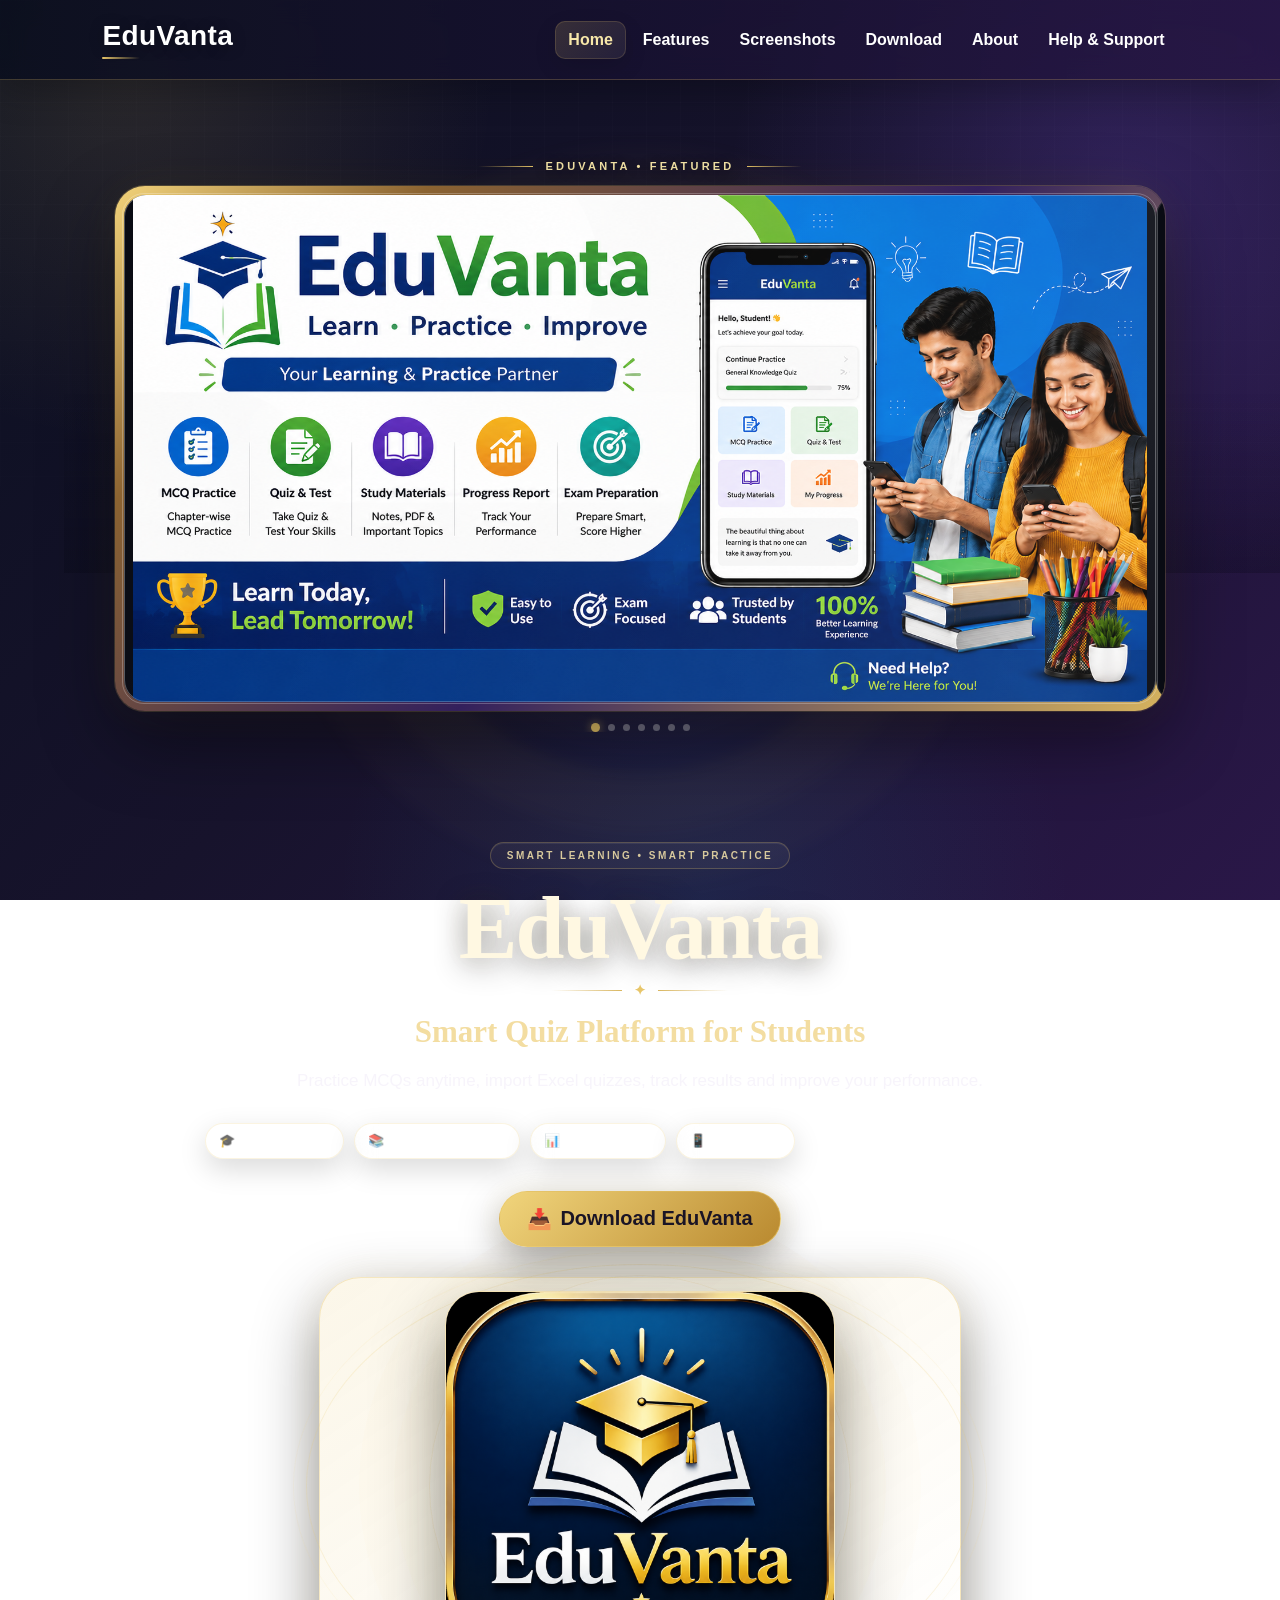
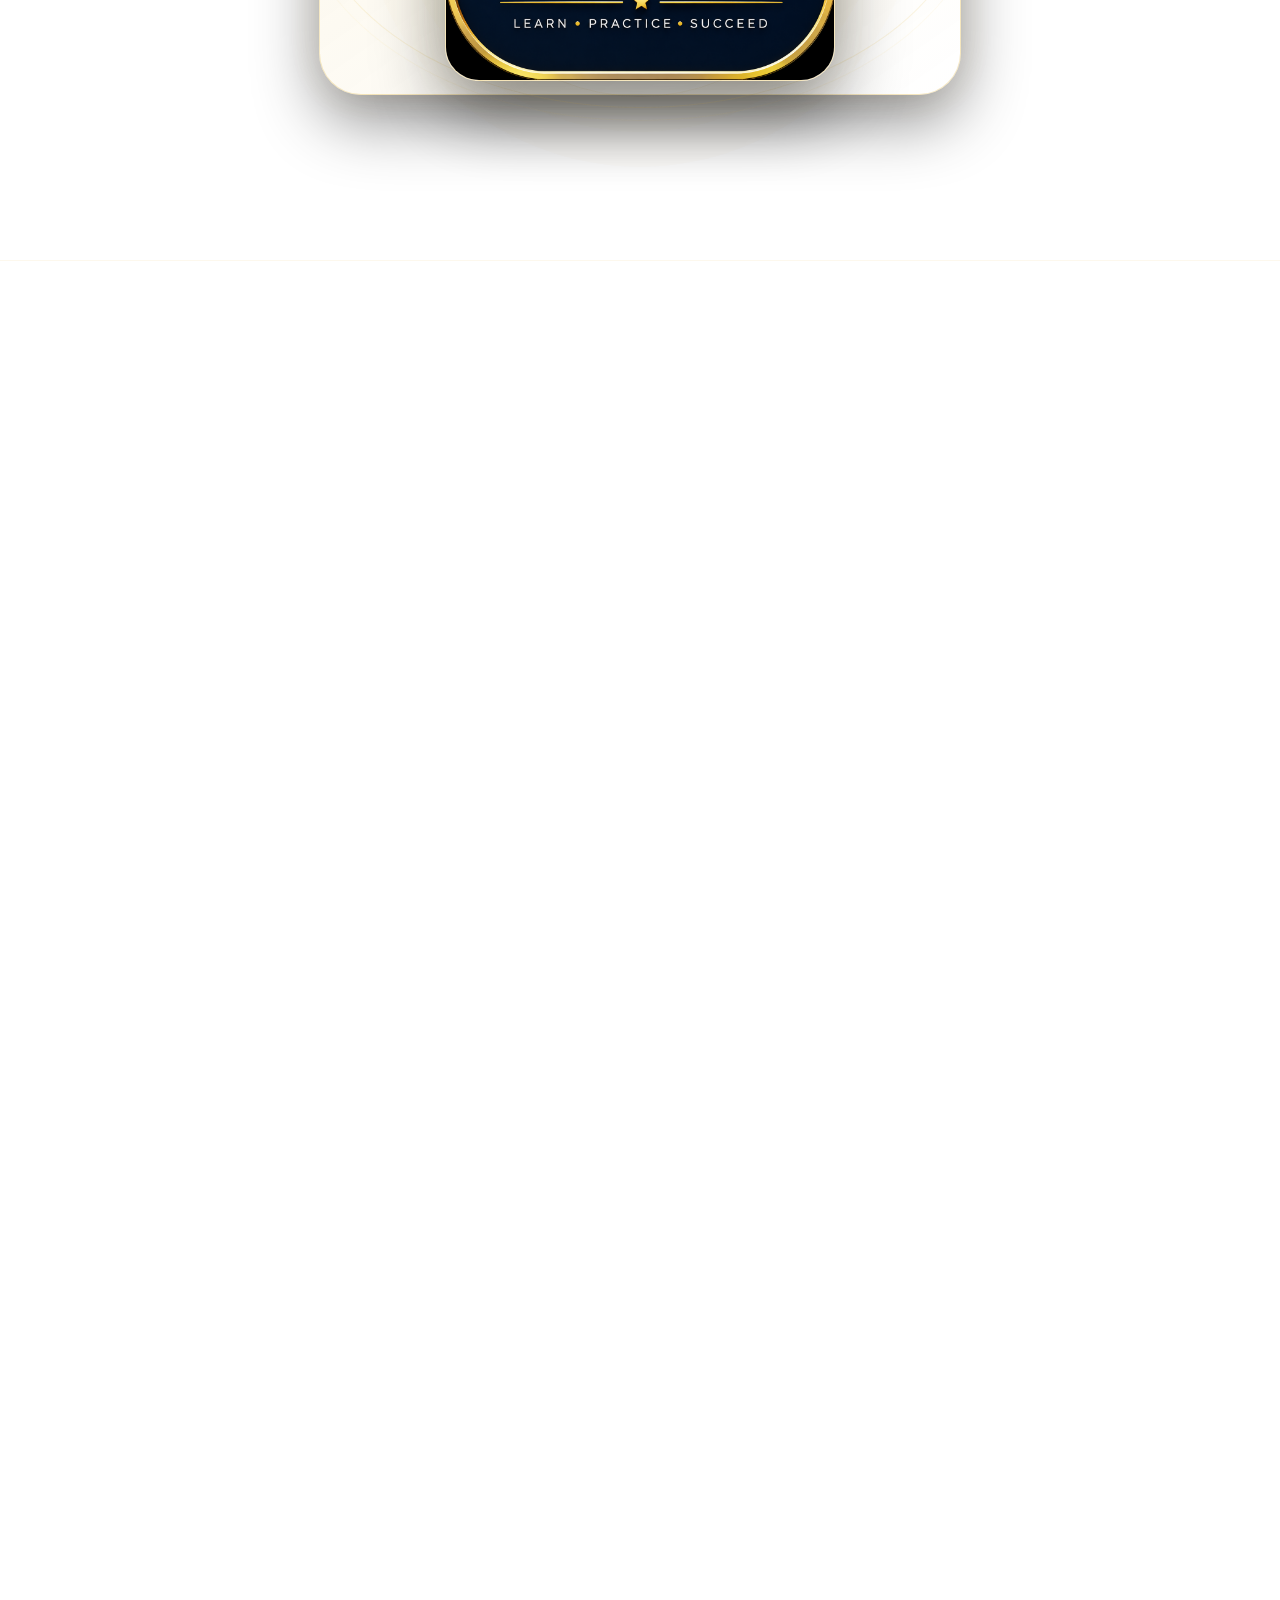
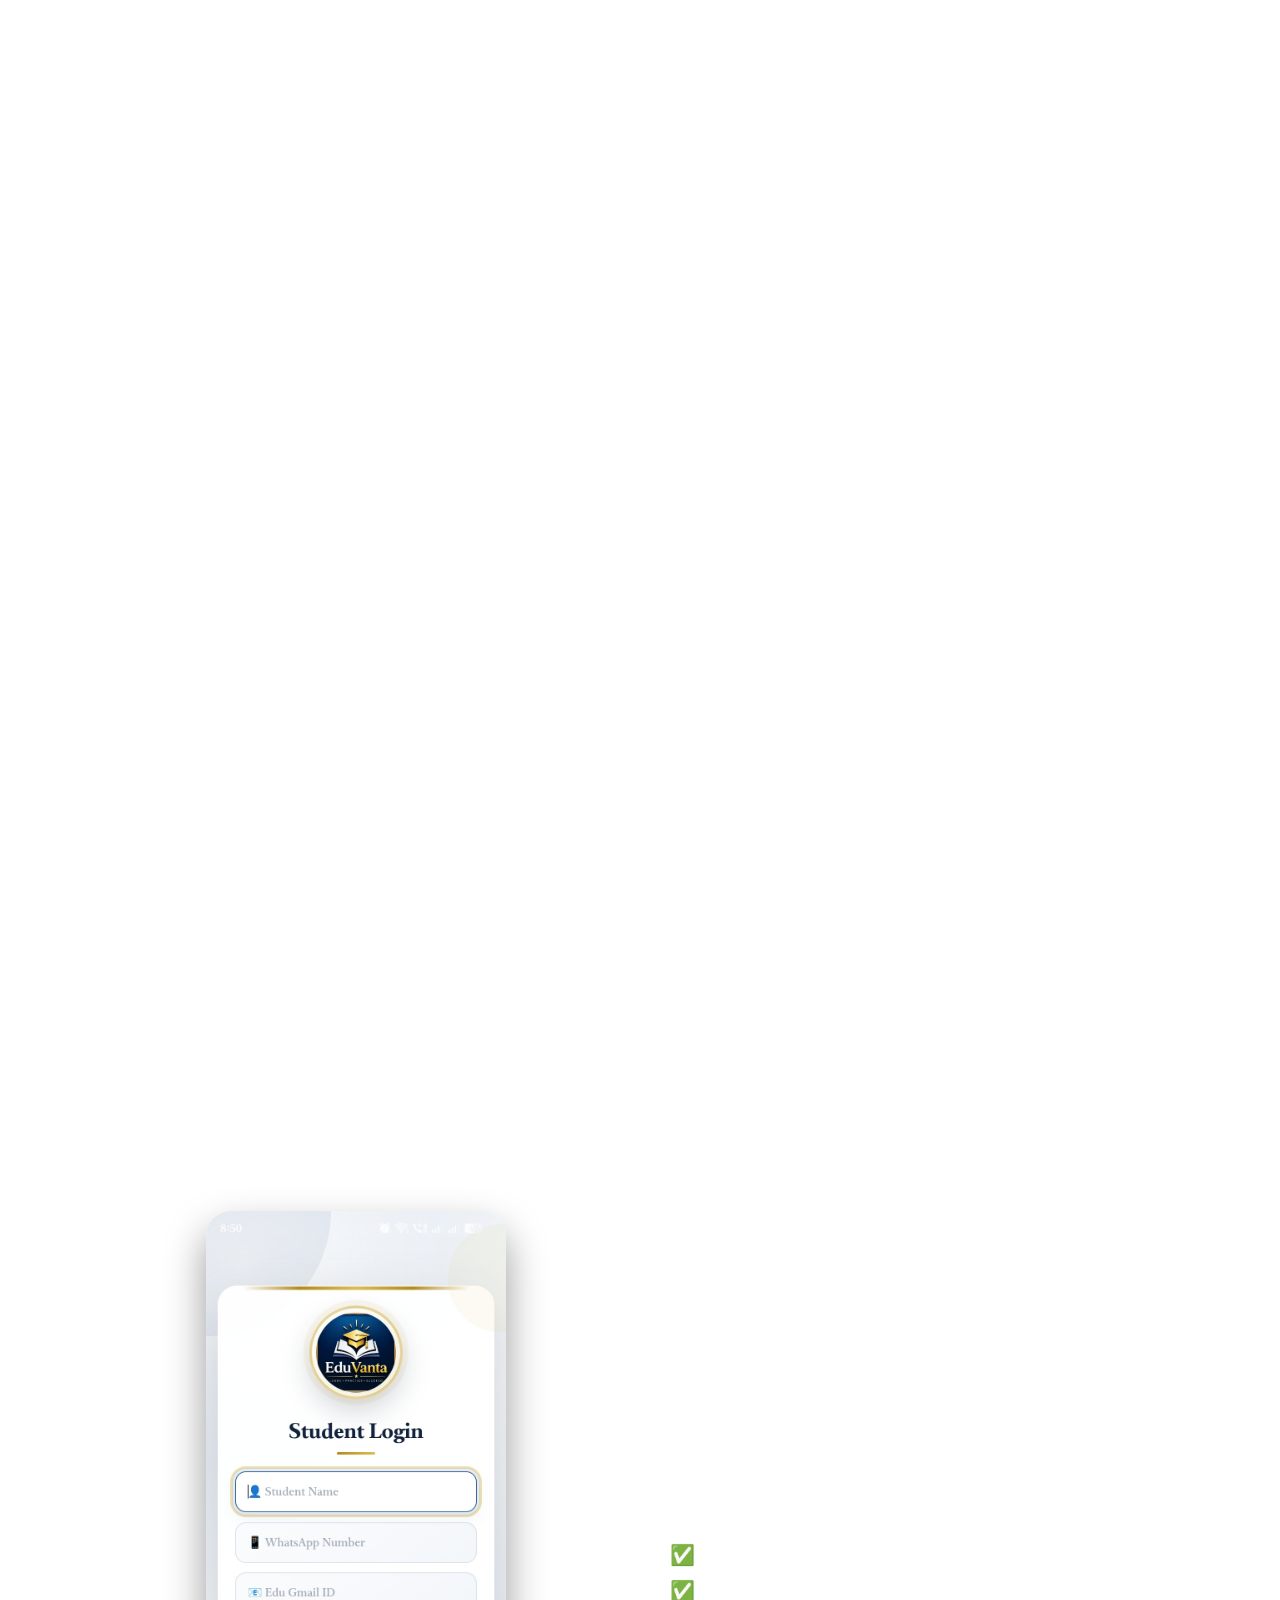
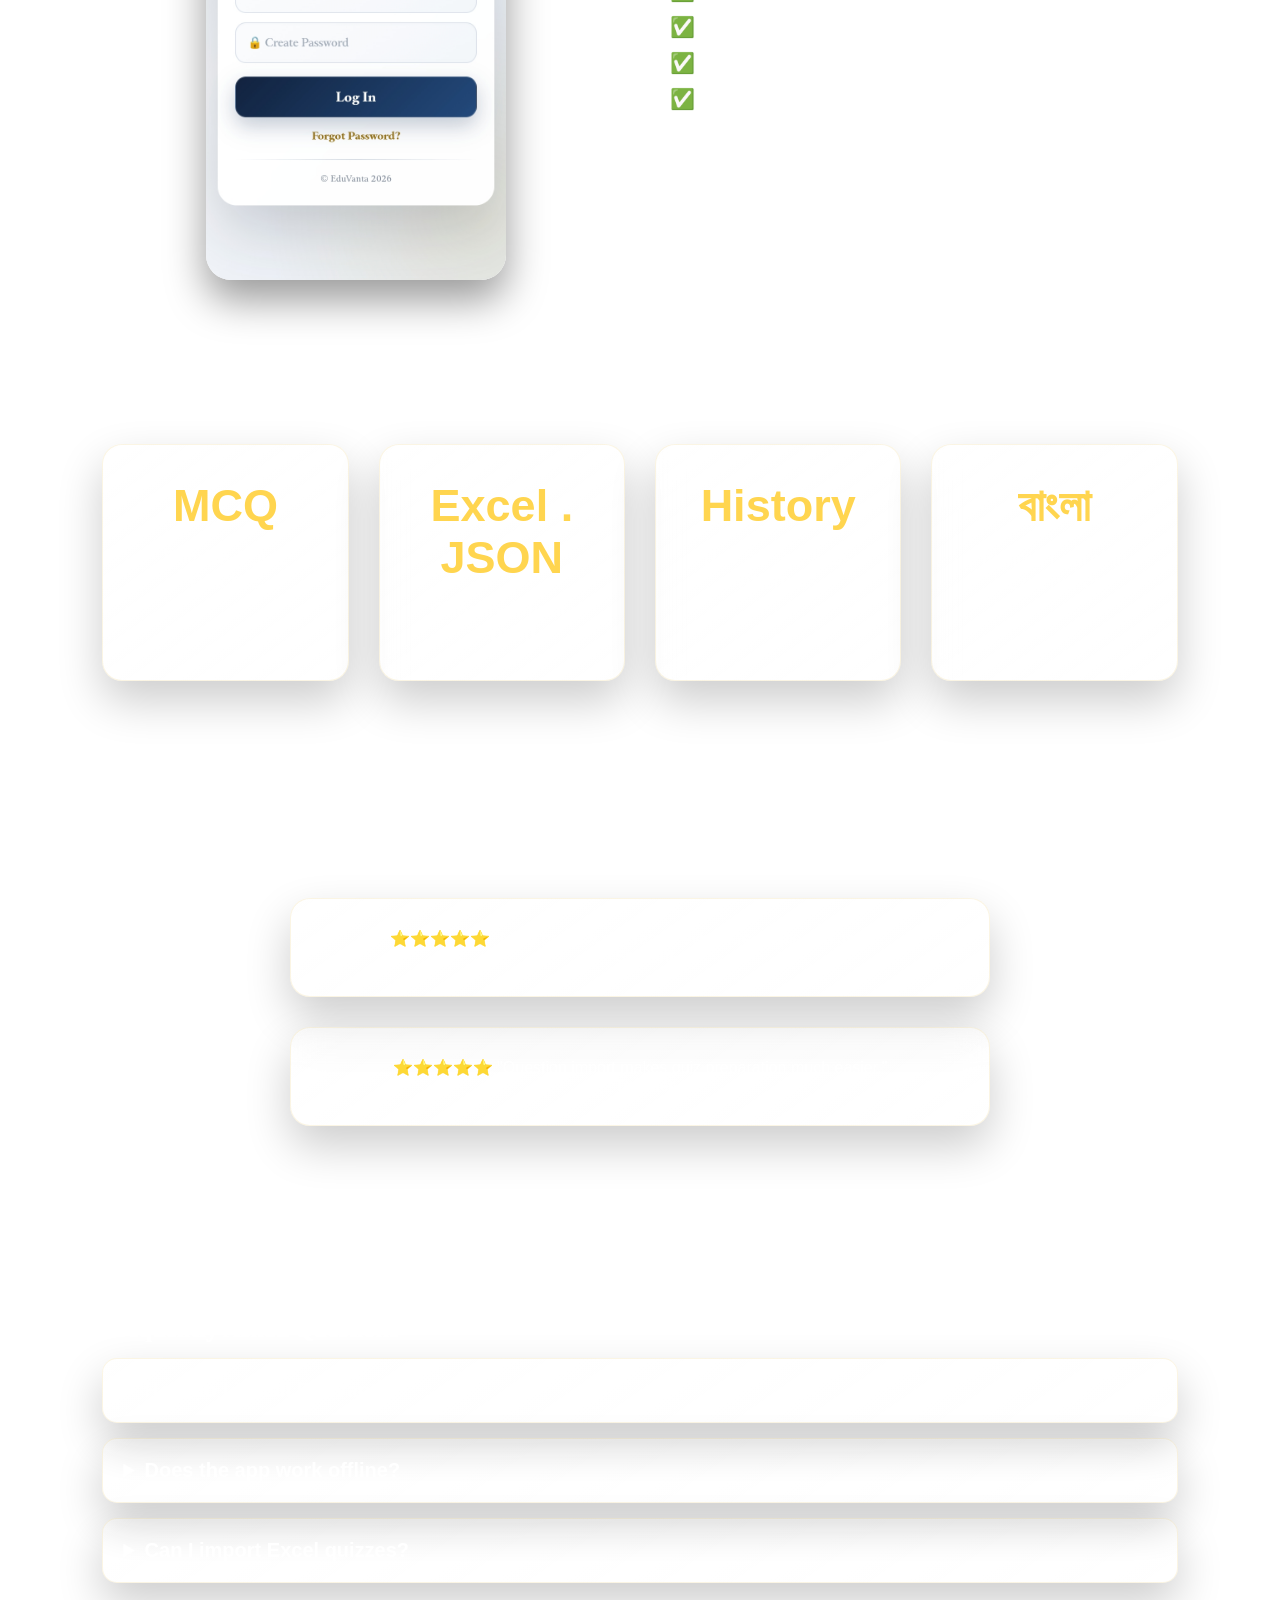
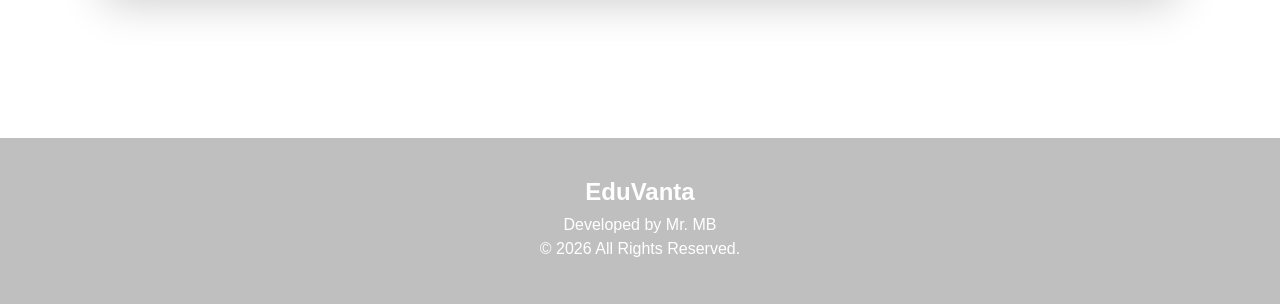
<file: index.html>
<!DOCTYPE html>
    <html lang="en">

    <head>
        <meta charset="UTF-8">
        <meta name="viewport" content="width=device-width, initial-scale=1.0">

        <title>EduVanta| Official Website</title>

        <link rel="stylesheet" href="css/style.css">
        <link rel="stylesheet" href="css/animation.css">
        <link rel="stylesheet" href="css/responsive.css">
    </head>

    <body class="home-page">

        <div id="preloader">
            <div class="loader"></div>
            <h2>Loading EduVanta...</h2>
        </div>

            <!-- Header -->

<header>
    <div class="header-inner">
        <h2><a href="index.html" aria-label="EduVanta Home">EduVanta</a></h2>
        <button class="menu-toggle" id="menuToggle" type="button" aria-label="Open menu" aria-controls="mainNav" aria-expanded="false">☰</button>
        <nav id="mainNav" aria-label="Main navigation">
                <a href="index.html" class="active">Home</a>
                <a href="features.html">Features</a>
                <a href="screenshots.html">Screenshots</a>
                <a href="download.html">Download</a>
                <a href="about.html">About</a>
                <a href="Help.html">Help & Support</a>
        </nav>
    </div>
</header>

            <!-- Premium Hero Section -->
            <section class="hero premium-hero" id="home">

                <!-- Featured images appear first -->
                <div class="hero-featured-wrap">
                    <div class="hero-featured-heading">
                        <span class="ornament-line"></span>
                        <span>EDUVANTA • FEATURED</span>
                        <span class="ornament-line"></span>
                    </div>

                    <div class="home-banner-slider premium-banner" id="homeBannerSlider" aria-label="EduVanta featured banners">
                        <div class="home-banner-viewport">
                            <img class="home-banner-slide is-active" id="homeBannerImageA"
                                 alt="EduVanta featured banner">
                            <img class="home-banner-slide" id="homeBannerImageB"
                                 alt="" aria-hidden="true">
                            <div class="banner-shine" aria-hidden="true"></div>
                        </div>
                        <div class="home-banner-dots" id="homeBannerDots" aria-label="Banner controls"></div>
                    </div>
                </div>

                <div class="hero-content-premium">
                    <span class="hero-kicker">SMART LEARNING • SMART PRACTICE</span>
                    <h1>EduVanta</h1>
                    <div class="hero-title-line"><span></span><b>✦</b><span></span></div>
                    <p class="hero-tagline">Smart Quiz Platform for Students</p>
                    <p class="hero-description">
                        Practice MCQs anytime, import Excel quizzes,
                        track results and improve your performance.
                    </p>

                    <div class="hero-app-details" aria-label="EduVanta highlights">
                        <span>🎓 Student Focused</span>
                        <span>📚 Smart MCQ Practice</span>
                        <span>📊 Result Tracking</span>
                        <span>📱 Android App</span>
                    </div>

                    <a href="download.html" class="download-btn">
                        📥 <span>Download EduVanta</span>
                    </a>

                    <div class="hero-image">
                        <div class="hero-logo-wrap">
                            <span class="logo-ring ring-one"></span>
                            <span class="logo-ring ring-two"></span>
                            <img src="images/logo.png" alt="EduVanta App Logo">
                        </div>
                    </div>
                </div>
            </section>

        <!-- Features Section -->

        <section class="features" id="features">

            <h2>Powerful Features</h2>

            <div class="feature-container">

                <div class="card">
                    <h3>📊 Excel & JSON Import</h3>
                    <p>Import Quiz directly from Excel, XLS, XLSX, CSV and JSON files.</p>
                </div>

                <div class="card">
                    <h3>👨‍🎓 Student Login</h3>
                    <p>Separate account for every student with a personalized learning experience.</p>
                </div>

                <div class="card">
                    <h3>📈 Quiz Analytics</h3>
                    <p>Track marks, accuracy and performance to understand learning progress easily.</p>
                </div>

                <div class="card">
                    <h3>⏱️ Smart Timer</h3>
                    <p>Second, Minute & Hour timer support for timed quizzes and exam practice.</p>
                </div>

                <div class="card">
                    <h3>📁 Quiz History</h3>
                    <p>Review previous quiz attempts, scores and answers anytime.</p>
                </div>

                <div class="card">
                    <h3>🔐 Secure Login</h3>
                    <p>Secure authentication with password protection and OTP-based recovery.</p>
                </div>

                <div class="card">
                    <h3>📚 Subject & Chapter</h3>
                    <p>Organized learning with subject-wise and chapter-wise study content.</p>
                </div>

                <div class="card">
                    <h3>📝 MCQ Practice</h3>
                    <p>Practice multiple-choice questions with a clean and focused interface.</p>
                </div>

                <div class="card">
                    <h3>💡 Answer & Explanation</h3>
                    <p>View correct answers and detailed explanations to understand mistakes.</p>
                </div>

                <div class="card">
                    <h3>🏆 Quiz Result</h3>
                    <p>Get complete results with score, correct answers, wrong answers and accuracy.</p>
                </div>

                <div class="card">
                    <h3>❌ Wrong Answer Review</h3>
                    <p>Review incorrectly answered questions and practice your weak areas again.</p>
                </div>

                <div class="card">
                    <h3>🔄 Retry Quiz</h3>
                    <p>Retry completed quizzes anytime to improve your score and accuracy.</p>
                </div>

                <div class="card">
                    <h3>🔖 Bookmark Questions</h3>
                    <p>Save important questions and access them later from your bookmarks.</p>
                </div>

                <div class="card">
                    <h3>🔍 Smart Search</h3>
                    <p>Quickly search subjects, chapters, quizzes and questions.</p>
                </div>

                <div class="card">
                    <h3>📖 Quiz Library</h3>
                    <p>Access organized quizzes, study notes, books and learning resources.</p>
                </div>

                <div class="card">
                    <h3>🌙 Theme System</h3>
                    <p>Switch between Light Mode, Dark Mode and System Theme anytime.</p>
                </div>

                <div class="card">
                    <h3>🔥 Practice Streak</h3>
                    <p>Build a daily learning habit by tracking consecutive practice days.</p>
                </div>

                <div class="card">
                    <h3>🎯 Daily Challenge</h3>
                    <p>Take daily questions to maintain consistency and improve your preparation.</p>
                </div>

                <div class="card">
                    <h3>📊 Performance Dashboard</h3>
                    <p>View total quizzes, accuracy, best score and overall learning progress.</p>
                </div>

                <div class="card">
                    <h3>☁️ Cloud Sync</h3>
                    <p>Keep quiz history, saved questions and learning progress synchronized.</p>
                </div>

                <div class="card">
                    <h3>🔔 Smart Reminder</h3>
                    <p>Get helpful study reminders to stay consistent with your learning goals.</p>
                </div>

                <div class="card">
                    <h3>🏅 Achievements</h3>
                    <p>Earn achievements and milestones by completing quizzes and learning goals.</p>
                </div>

                <div class="card">
                    <h3>🏆 Leaderboard</h3>
                    <p>Compare quiz performance through weekly, monthly and overall rankings.</p>
                </div>

                <div class="card">
                    <h3>📅 Continue Learning</h3>
                    <p>Continue studying from exactly where you previously stopped.</p>
                </div>

                <div class="card">
                    <h3>🧠 Smart Practice</h3>
                    <p>Focus on weak topics with targeted practice for better improvement.</p>
                </div>

                <div class="card">
                    <h3>🎨 Premium UI</h3>
                    <p>Enjoy a classic professional interface with modern cards and smooth animations.</p>
                </div>

                <div class="card">
                    <h3>📱 Mobile Friendly</h3>
                    <p>Designed to provide a smooth experience across smartphones, tablets and screens.</p>
                </div>

                <div class="card">
                    <h3>⚡ Fast Navigation</h3>
                    <p>Move quickly between subjects, chapters, quizzes, results and resources.</p>
                </div>

                <div class="card">
                    <h3>🔄 Progress Tracking</h3>
                    <p>Monitor chapter-wise learning progress and track improvement over time.</p>
                </div>

            </div>

        </section>


        <!-- App Showcase -->

        <section class="showcase" id="showcase">

            <div class="showcase-image">

                <img src="images/screenshots/screenshot1.jpg" id="slider">

            </div>

            <div class="showcase-text">

                <h2>See EduVanta in Action</h2>

                <p>
                    Beautiful interface with student login,
                    Excel quiz import, quiz history,
                    analytics, timer and much more.
                </p>

                <ul>

                    <li>✅ Easy to Use</li>

                    <li>✅ Fast Performance</li>

                    <li>✅ Secure Student Login</li>

                    <li>✅ Result Analytics</li>

                    <li>✅ Unlimited Quiz Practice</li>

                </ul>

            </div>

        </section>

        <!-- Statistics -->

        <section class="stats" id="download">

            <div class="stat-card">
                <h2>MCQ</h2>
                <p>Focused Quiz Practice</p>
            </div>

            <div class="stat-card">
                <h2>Excel . JSON</h2>
                <p>Question Import Support</p>
            </div>

            <div class="stat-card">
                <h2>History</h2>
                <p>Review Previous Attempts</p>
            </div>

            <div class="stat-card">
                <h2>বাংলা</h2>
                <p>Bangla Learning Experience</p>
            </div>

        </section>

        <section class="reviews">

            <h2>What Students Say</h2>

            <div class="review-box">

                <p>
                    ⭐⭐⭐⭐⭐

                    "MCQ practice and result review are simple and useful."

                </p>

                <h4>- Student</h4>

            </div>

            <div class="review-box">

                <p>

                    ⭐⭐⭐⭐⭐

                    "Question import makes quiz preparation much easier."

                </p>

                <h4>- Teacher</h4>

            </div>

        </section>

        <script src="js/home-slider.js"></script>
        <script src="js/slider.js"></script>
        <script src="js/script.js"></script>
        <script src="js/preloader.js"></script>
        <script src="js/lightbox.js"></script>
    


        <section class="faq">

            <h2>Frequently Asked Questions</h2>

            <details>

                <summary>How do I install EduVanta?</summary>

                <p>Download the APK and install it on your Android device.</p>

            </details>

            <details>

                <summary>Does the app work offline?</summary>

                <p>Yes. Most quiz features work without internet.</p>

            </details>

            <details>

                <summary>Can I import Excel quizzes?</summary>

                <p>Yes. Excel Import is fully supported.</p>

            </details>

        </section>


        <footer id="footer">

            <h2>EduVanta</h2>

            <p>Developed by Mr. MB</p>

            <p>© 2026 All Rights Reserved.</p>

        </footer>


        <script src="js/menu.js"></script>

</body>

</html>
</file>
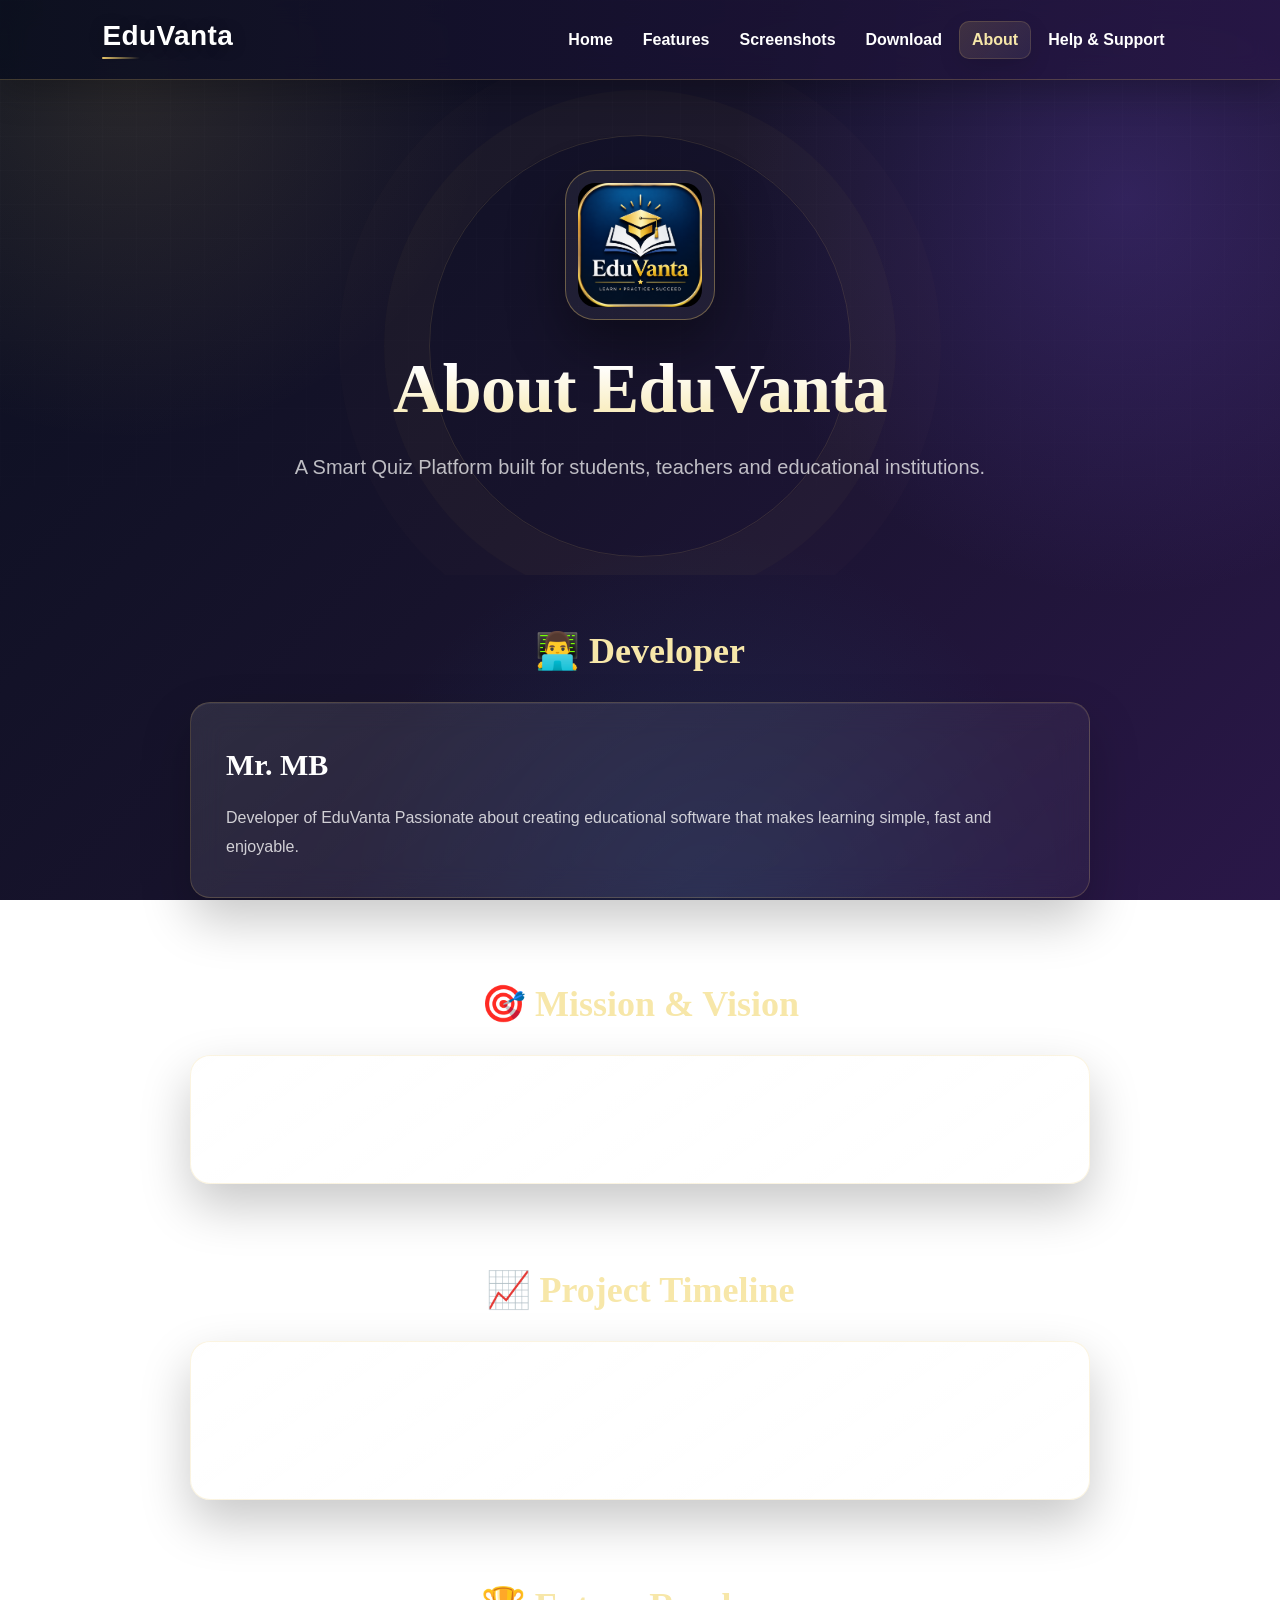
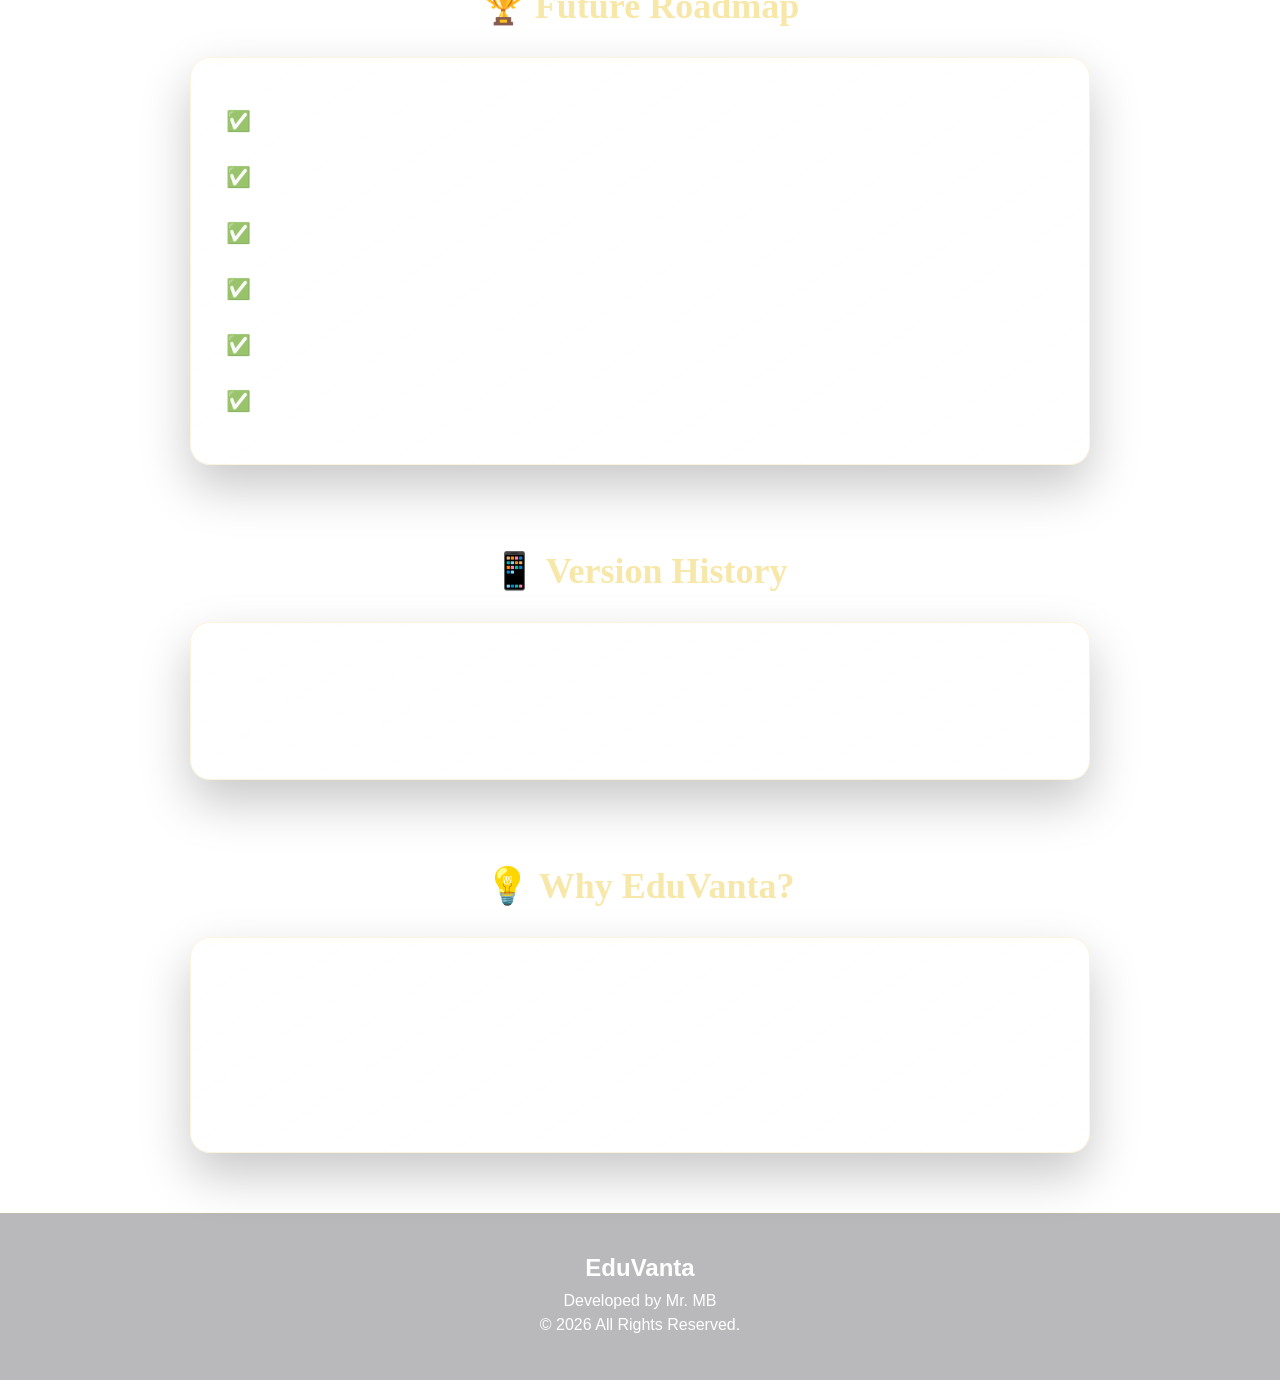
<file: about.html>
<!DOCTYPE html>
    <html lang="en">

    <head>
        <meta charset="UTF-8">
        <meta name="viewport" content="width=device-width, initial-scale=1.0">
        <title>About | EduVanta</title>

        <link rel="stylesheet" href="css/style.css">
        <link rel="stylesheet" href="css/animation.css">
        <link rel="stylesheet" href="css/responsive.css">
    </head>

    <body class="about-page">

<header>
    <div class="header-inner">
        <h2><a href="index.html" aria-label="EduVanta Home">EduVanta</a></h2>
        <button class="menu-toggle" id="menuToggle" type="button" aria-label="Open menu" aria-controls="mainNav" aria-expanded="false">☰</button>
        <nav id="mainNav" aria-label="Main navigation">
                <a href="index.html">Home</a>
                <a href="features.html">Features</a>
                <a href="screenshots.html">Screenshots</a>
                <a href="download.html">Download</a>
                <a href="about.html" class="active">About</a>
                <a href="Help.html">Help & Support</a>
        </nav>
    </div>
</header>

        <section class="about-hero">

            <img src="images/logo.png" alt="Quiz Logo">

            <h1>About EduVanta</h1>

            <p>
                A Smart Quiz Platform built for students,
                teachers and educational institutions.
            </p>

        </section>

        <section class="developer">

            <h2>👨‍💻 Developer</h2>

            <div class="about-card">

                <h3>Mr. MB</h3>

                <p>
                    Developer of EduVanta
                    Passionate about creating educational
                    software that makes learning simple,
                    fast and enjoyable.
                </p>

            </div>

        </section>

        <section class="mission">

            <h2>🎯 Mission & Vision</h2>

            <div class="about-card">

                <p>
                    Our mission is to make quiz practice easier,
                    smarter and accessible for every student.
                </p>

                <p>
                    Our vision is to build one of the best
                    educational quiz platforms in the future.
                </p>

            </div>

        </section>

        <section class="timeline">

            <h2>📈 Project Timeline</h2>

            <div class="about-card">

            <p>2025 — Project Idea</p>

            <p>2026 — EduVanta Released</p>

            <p>Future — Online Quiz Platform</p>

            </div>

        </section>

        <section class="roadmap">

            <h2>🏆 Future Roadmap</h2>

            <div class="about-card">

                <ul>

                    <li>✅ MCQ Practice</li>

                    <li>✅ Excel / JSON Question Import</li>

                    <li>✅ Quiz Result &amp; History</li>

                    <li>✅ Wrong Answer Review</li>

                    <li>✅ Timed Quiz Practice</li>

                    <li>✅ বাংলা ভাষাভিত্তিক Interface</li>

                </ul>

            </div>

        </section>

        <section class="version">

            <h2>📱 Version History</h2>

            <div class="about-card">

                <p><strong>Version 1.0</strong> - Basic Quiz</p>

                <p><strong>Version 2.0</strong> - Excel Import</p>

                <p><strong>Version 3.0</strong> - Student Login & Analytics</p>

            </div>

        </section>

        <section class="why">

            <h2>💡 Why EduVanta?</h2>

            <div class="about-card">

                <p>

                    ✔ Easy to Use

                <br>

                    ✔ Fast Performance

                <br>

                    ✔ Offline Support

                <br>

                    ✔ Secure Student Accounts

                <br>

                    ✔ Professional Quiz Experience

                </p>

            </div>

        </section>

        <footer>

            <h2>EduVanta</h2>

            <p>Developed by Mr. MB</p>

            <p>© 2026 All Rights Reserved.</p>

        </footer>

        <script src="js/menu.js"></script>

</body>

</html>
</file>
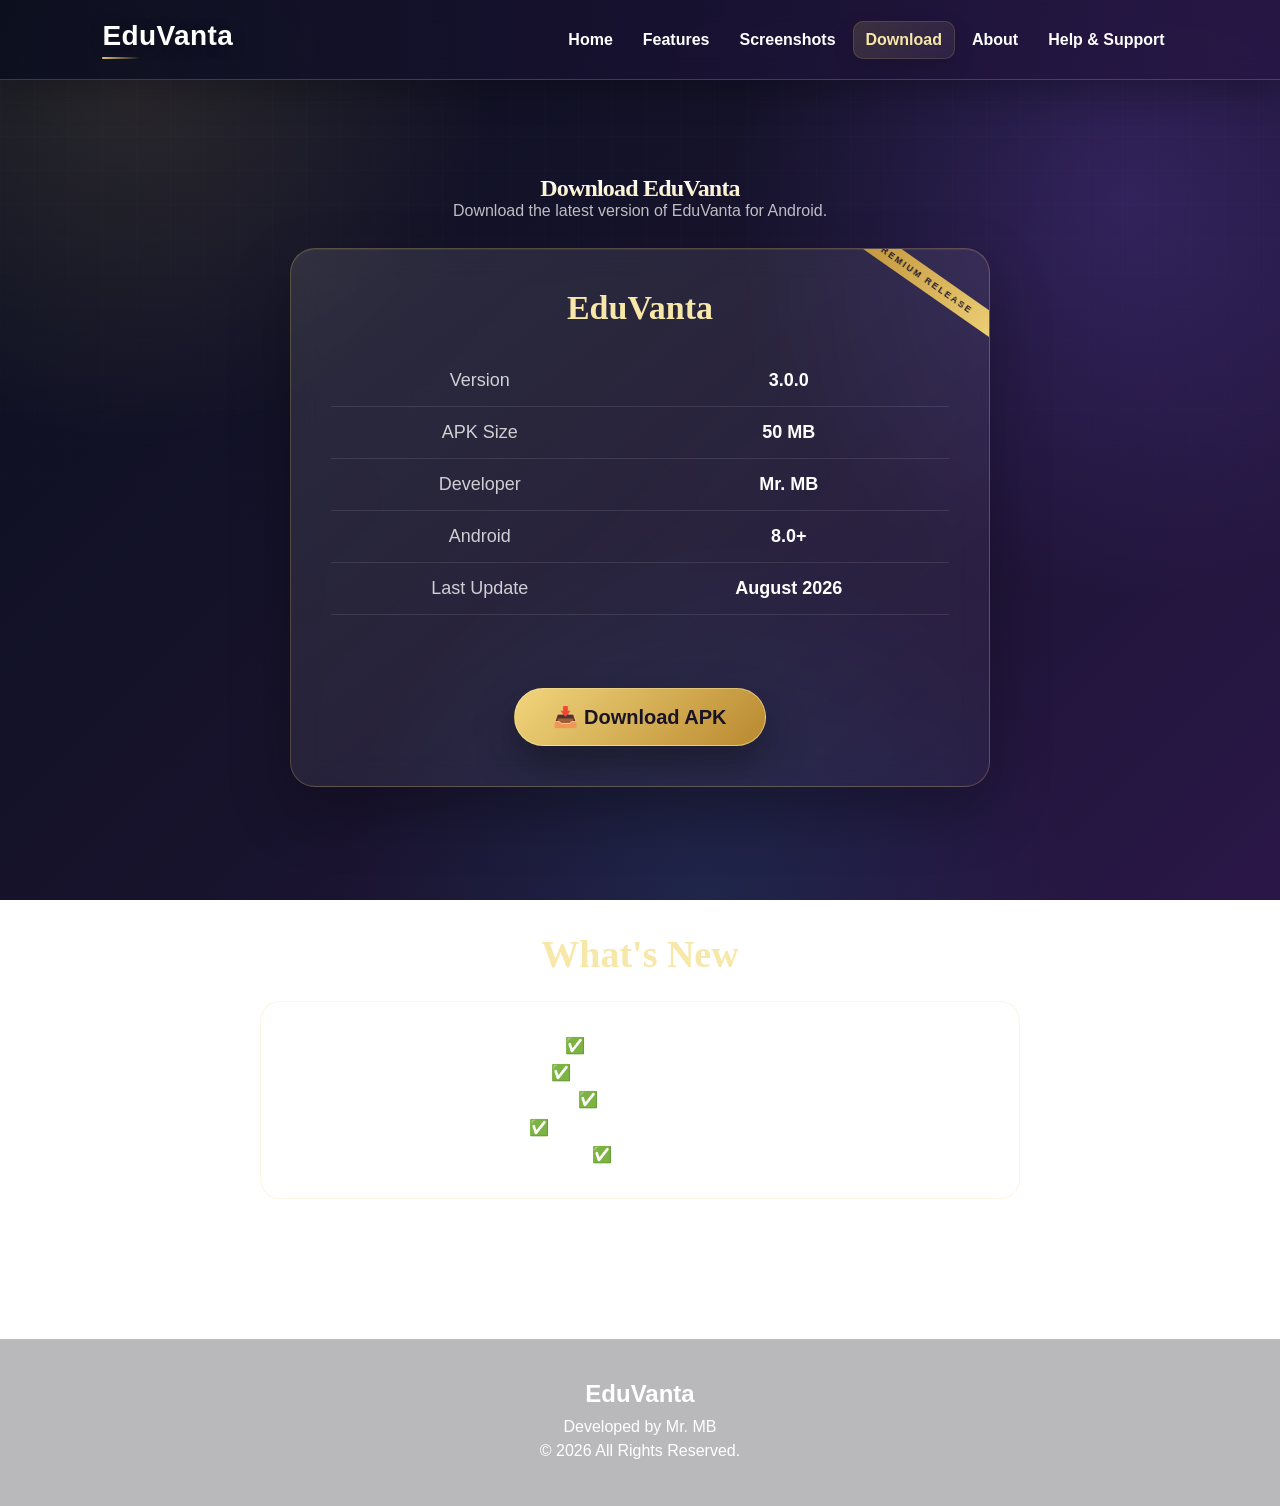
<file: download.html>
<!DOCTYPE html>
    <html lang="en">

    <head>
        <meta charset="UTF-8">
        <meta name="viewport" content="width=device-width, initial-scale=1.0">

        <title>Download EduVanta</title>

        <link rel="stylesheet" href="css/style.css">
        <link rel="stylesheet" href="css/animation.css">
        <link rel="stylesheet" href="css/responsive.css">
    </head>

    <body class="download-page-body">

        <header>
    <div class="header-inner">
        <h2><a href="index.html" aria-label="EduVanta Home">EduVanta</a></h2>
        <button class="menu-toggle" id="menuToggle" type="button" aria-label="Open menu" aria-controls="mainNav" aria-expanded="false">☰</button>
        <nav id="mainNav" aria-label="Main navigation">
                <a href="index.html">Home</a>
                <a href="features.html">Features</a>
                <a href="screenshots.html">Screenshots</a>
                <a href="download.html" class="active">Download</a>
                <a href="about.html">About</a>
                <a href="Help.html">Help & Support</a>
        </nav>
    </div>
</header>

        <section class="download-page">

            <h1>Download EduVanta</h1>

            <p>
                Download the latest version of EduVanta for Android.
            </p>

            <div class="download-card">

                <h2>EduVanta</h2>

                <table>

                    <tr>
                        <td>Version</td>
                        <td>3.0.0</td>
                    </tr>

                    <tr>
                        <td>APK Size</td>
                        <td>50 MB</td>
                    </tr>

                    <tr>
                        <td>Developer</td>
                        <td>Mr. MB</td>
                    </tr>

                    <tr>
                        <td>Android</td>
                        <td>8.0+</td>
                    </tr>

                    <tr>
                        <td>Last Update</td>
                        <td>August 2026</td>
                    </tr>

                </table>

                <br>

                <a href="#" class="download-btn">
                    📥 Download APK
                </a>

            </div>

        </section>

        <section class="changelog">

            <h2>What's New</h2>

            <div class="card">

                <p>✅ Excel Quiz Import</p>

                <p>✅ OTP Password Reset</p>

                <p>✅ Student Login</p>

                <p>✅ Performance Improvements</p>

                <p>✅ Bug Fixes</p>

            </div>

        </section>

        <footer>

            <h2>EduVanta</h2>

            <p>Developed by Mr. MB</p>

            <p>© 2026 All Rights Reserved.</p>

        </footer>

        <script src="js/menu.js"></script>

</body>

</html>
</file>
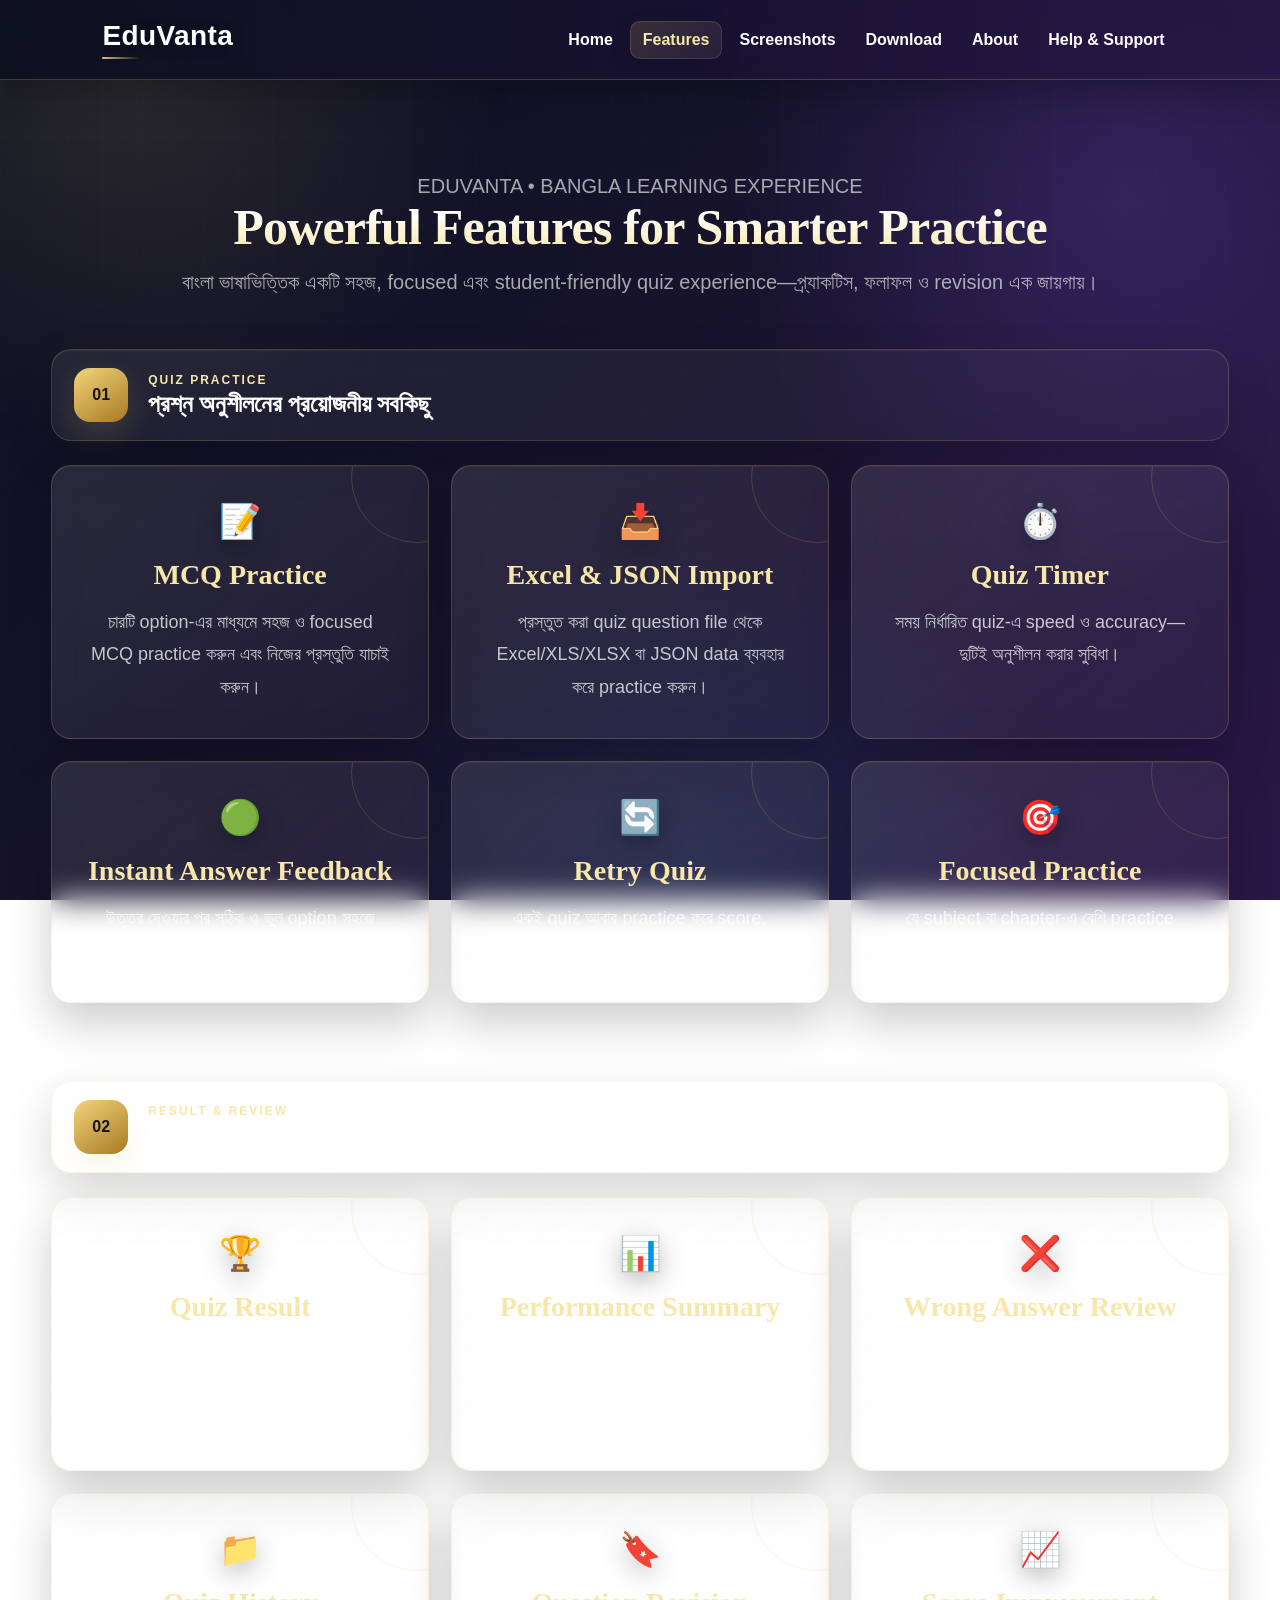
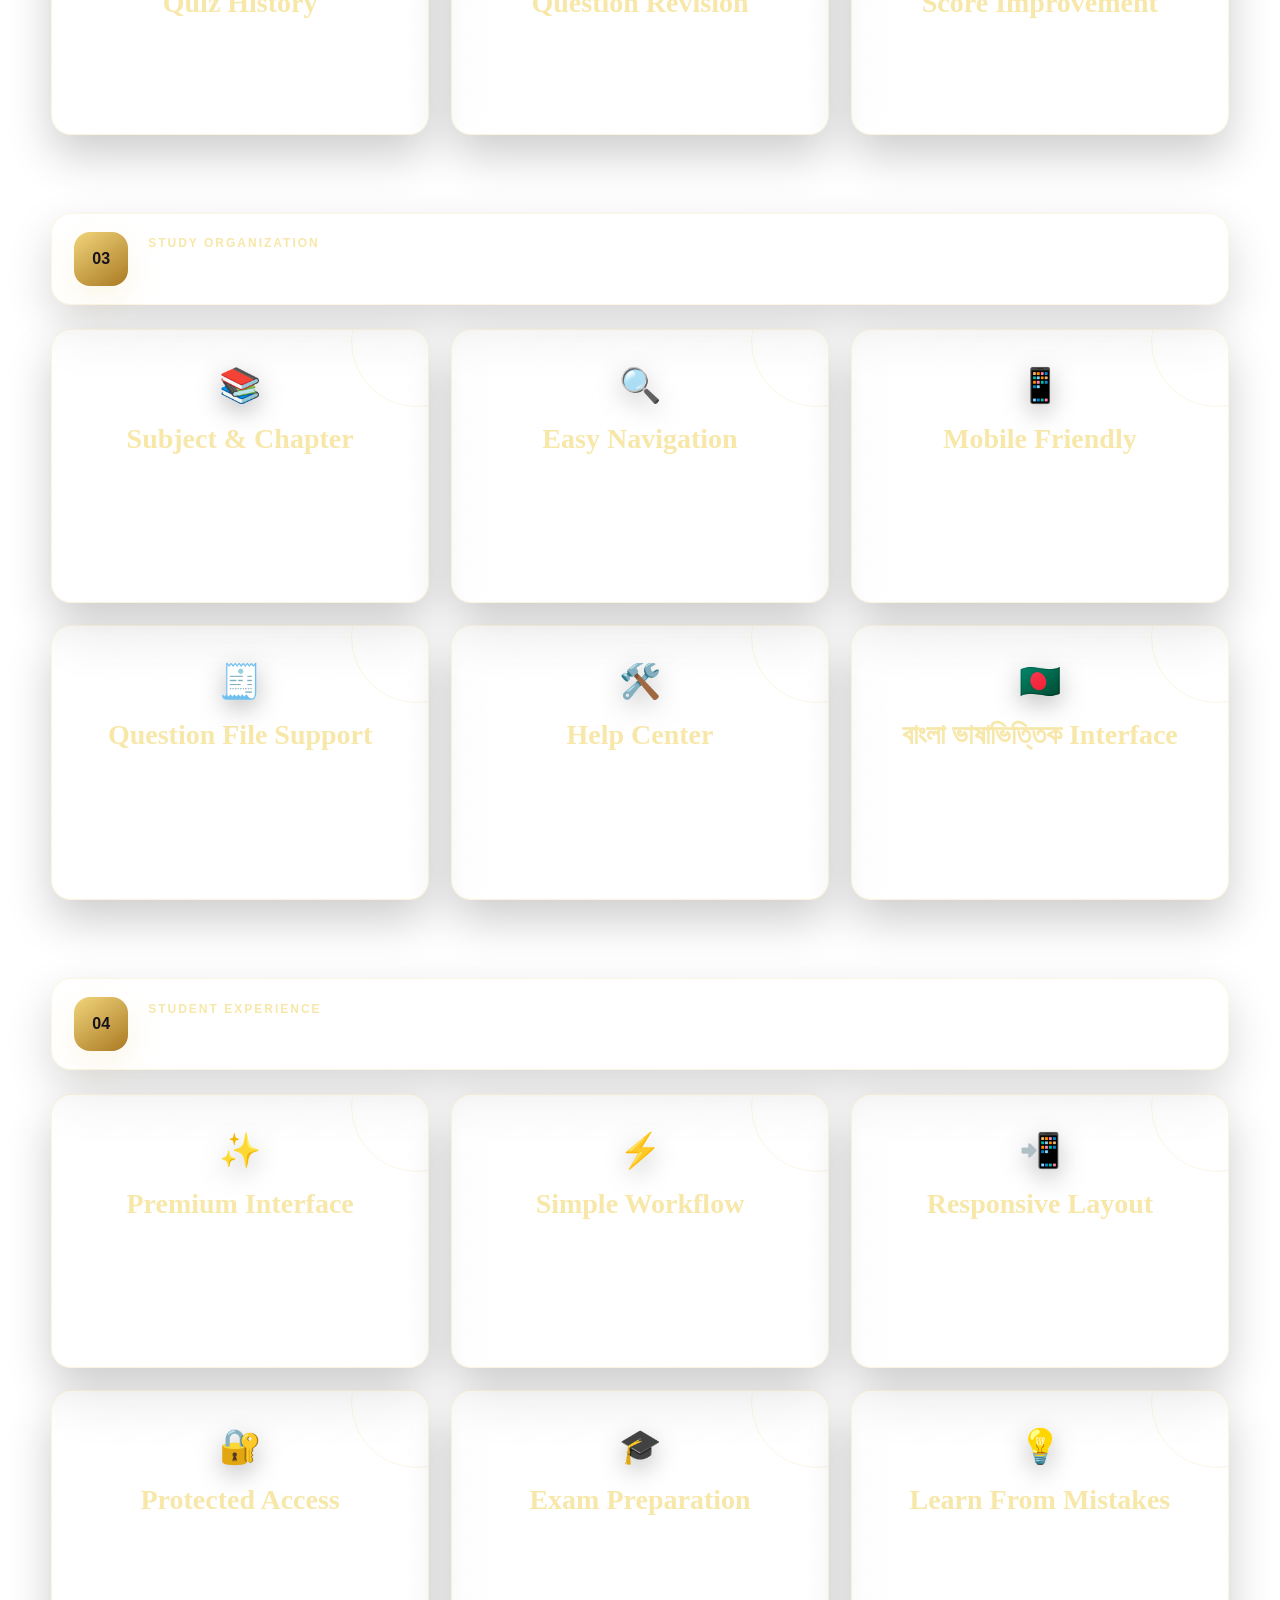
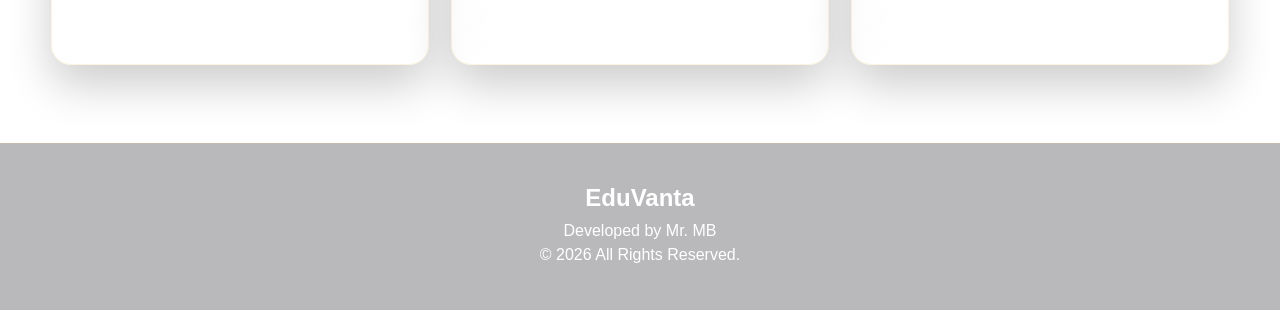
<file: features.html>
<!DOCTYPE html>
<html lang="en">
<head>
  <meta charset="UTF-8">
  <meta name="viewport" content="width=device-width, initial-scale=1.0">
  <title>Features | EduVanta</title>
  <link rel="stylesheet" href="css/style.css">
  <link rel="stylesheet" href="css/animation.css">
  <link rel="stylesheet" href="css/responsive.css">
</head>
<body class="features-page">
<header>
  <div class="header-inner">
    <h2><a href="index.html" aria-label="EduVanta Home">EduVanta</a></h2>
    <button class="menu-toggle" id="menuToggle" type="button" aria-label="Open menu" aria-controls="mainNav" aria-expanded="false">☰</button>
    <nav id="mainNav" aria-label="Main navigation">
      <a href="index.html">Home</a>
      <a href="features.html" class="active">Features</a>
      <a href="screenshots.html">Screenshots</a>
      <a href="download.html">Download</a>
      <a href="about.html">About</a>
      <a href="Help.html">Help &amp; Support</a>
    </nav>
  </div>
</header>

<section class="page-title">
  <p class="feature-eyebrow">EDUVANTA • BANGLA LEARNING EXPERIENCE</p>
  <h1>Powerful Features for Smarter Practice</h1>
  <p>বাংলা ভাষাভিত্তিক একটি সহজ, focused এবং student-friendly quiz experience—প্র্যাকটিস, ফলাফল ও revision এক জায়গায়।</p>
</section>

<section class="feature-category">
  <div class="feature-category-heading"><span>01</span><div><p>QUIZ PRACTICE</p><h2>প্রশ্ন অনুশীলনের প্রয়োজনীয় সবকিছু</h2></div></div>
  <div class="feature-grid">
    <article class="feature-box"><div class="icon">📝</div><h3>MCQ Practice</h3><p>চারটি option-এর মাধ্যমে সহজ ও focused MCQ practice করুন এবং নিজের প্রস্তুতি যাচাই করুন।</p></article>
    <article class="feature-box"><div class="icon">📥</div><h3>Excel &amp; JSON Import</h3><p>প্রস্তুত করা quiz question file থেকে Excel/XLS/XLSX বা JSON data ব্যবহার করে practice করুন।</p></article>
    <article class="feature-box"><div class="icon">⏱️</div><h3>Quiz Timer</h3><p>সময় নির্ধারিত quiz-এ speed ও accuracy—দুটিই অনুশীলন করার সুবিধা।</p></article>
    <article class="feature-box"><div class="icon">🟢</div><h3>Instant Answer Feedback</h3><p>উত্তর দেওয়ার পর সঠিক ও ভুল option সহজে বুঝতে পারবেন, যাতে ভুল থেকে দ্রুত শেখা যায়।</p></article>
    <article class="feature-box"><div class="icon">🔄</div><h3>Retry Quiz</h3><p>একই quiz আবার practice করে score, speed এবং accuracy উন্নত করুন।</p></article>
    <article class="feature-box"><div class="icon">🎯</div><h3>Focused Practice</h3><p>যে subject বা chapter-এ বেশি practice প্রয়োজন, সেটিতেই মনোযোগ দিয়ে কাজ করুন।</p></article>
  </div>
</section>

<section class="feature-category">
  <div class="feature-category-heading"><span>02</span><div><p>RESULT &amp; REVIEW</p><h2>ফলাফল বুঝুন, ভুলগুলো আবার দেখুন</h2></div></div>
  <div class="feature-grid">
    <article class="feature-box"><div class="icon">🏆</div><h3>Quiz Result</h3><p>Score, correct answer, wrong answer এবং accuracy একসঙ্গে দেখে নিজের performance বুঝুন।</p></article>
    <article class="feature-box"><div class="icon">📊</div><h3>Performance Summary</h3><p>একটি quiz শেষ হওয়ার পর সংক্ষিপ্ত performance summary দেখে কোথায় উন্নতি দরকার বুঝুন।</p></article>
    <article class="feature-box"><div class="icon">❌</div><h3>Wrong Answer Review</h3><p>যে প্রশ্নগুলো ভুল হয়েছে সেগুলো আলাদা করে দেখে আবার practice করুন।</p></article>
    <article class="feature-box"><div class="icon">📁</div><h3>Quiz History</h3><p>আগের quiz attempt ও result পরবর্তীতে review করার জন্য history ব্যবহার করুন।</p></article>
    <article class="feature-box"><div class="icon">🔖</div><h3>Question Revision</h3><p>গুরুত্বপূর্ণ বা কঠিন প্রশ্নগুলো revision-এর জন্য আলাদা করে রাখার workflow ব্যবহার করুন।</p></article>
    <article class="feature-box"><div class="icon">📈</div><h3>Score Improvement</h3><p>বারবার practice ও review-এর মাধ্যমে নিজের score এবং accuracy ধীরে ধীরে উন্নত করুন।</p></article>
  </div>
</section>

<section class="feature-category">
  <div class="feature-category-heading"><span>03</span><div><p>STUDY ORGANIZATION</p><h2>বিষয়ভিত্তিক পড়াশোনা আরও গোছানো</h2></div></div>
  <div class="feature-grid">
    <article class="feature-box"><div class="icon">📚</div><h3>Subject &amp; Chapter</h3><p>Subject ও chapter অনুযায়ী প্রশ্ন সাজিয়ে practice করা সহজ হয়।</p></article>
    <article class="feature-box"><div class="icon">🔍</div><h3>Easy Navigation</h3><p>Home, Features, Screenshots, Download ও Help Center-এর মধ্যে দ্রুত যাতায়াত করুন।</p></article>
    <article class="feature-box"><div class="icon">📱</div><h3>Mobile Friendly</h3><p>Android smartphone-এর ছোট screen-এও পরিষ্কার ও responsive interface-এর জন্য তৈরি।</p></article>
    <article class="feature-box"><div class="icon">🧾</div><h3>Question File Support</h3><p>Quiz তৈরির জন্য প্রয়োজনীয় structured question file ব্যবহারের workflow রাখা হয়েছে।</p></article>
    <article class="feature-box"><div class="icon">🛠️</div><h3>Help Center</h3><p>প্রশ্নের PDF বা photo পাঠিয়ে প্রয়োজনীয় quiz file তৈরির জন্য support request করতে পারবেন।</p></article>
    <article class="feature-box"><div class="icon">🇧🇩</div><h3>বাংলা ভাষাভিত্তিক Interface</h3><p>EduVanta বর্তমানে বাংলা ভাষাকে কেন্দ্র করে তৈরি—অপ্রয়োজনীয় multilingual feature দেখানো হচ্ছে না।</p></article>
  </div>
</section>

<section class="feature-category">
  <div class="feature-category-heading"><span>04</span><div><p>STUDENT EXPERIENCE</p><h2>সহজ, পরিষ্কার ও distraction-free ব্যবহার</h2></div></div>
  <div class="feature-grid">
    <article class="feature-box"><div class="icon">✨</div><h3>Premium Interface</h3><p>Classic dark theme, glass cards এবং gold accent-এর মাধ্যমে পরিচ্ছন্ন visual experience।</p></article>
    <article class="feature-box"><div class="icon">⚡</div><h3>Simple Workflow</h3><p>Quiz শুরু করা, উত্তর দেওয়া, result দেখা এবং আবার practice করা—workflow সহজ রাখা হয়েছে।</p></article>
    <article class="feature-box"><div class="icon">📲</div><h3>Responsive Layout</h3><p>বিভিন্ন screen size-এ content সুন্দরভাবে মানিয়ে যায়।</p></article>
    <article class="feature-box"><div class="icon">🔐</div><h3>Protected Access</h3><p>যেখানে authentication ব্যবহৃত হয়, সেখানে account access ও password-based protection রাখা যায়।</p></article>
    <article class="feature-box"><div class="icon">🎓</div><h3>Exam Preparation</h3><p>Competitive exam ও college study-এর জন্য নিয়মিত MCQ practice-এ সাহায্য করার মতো workflow।</p></article>
    <article class="feature-box"><div class="icon">💡</div><h3>Learn From Mistakes</h3><p>ভুল answer review করে দুর্বল জায়গাগুলো চিহ্নিত করে আবার practice করুন।</p></article>
  </div>
</section>

<footer><h2>EduVanta</h2><p>Developed by Mr. MB</p><p>© 2026 All Rights Reserved.</p></footer>
<script src="js/menu.js"></script>
</body>
</html>
</file>
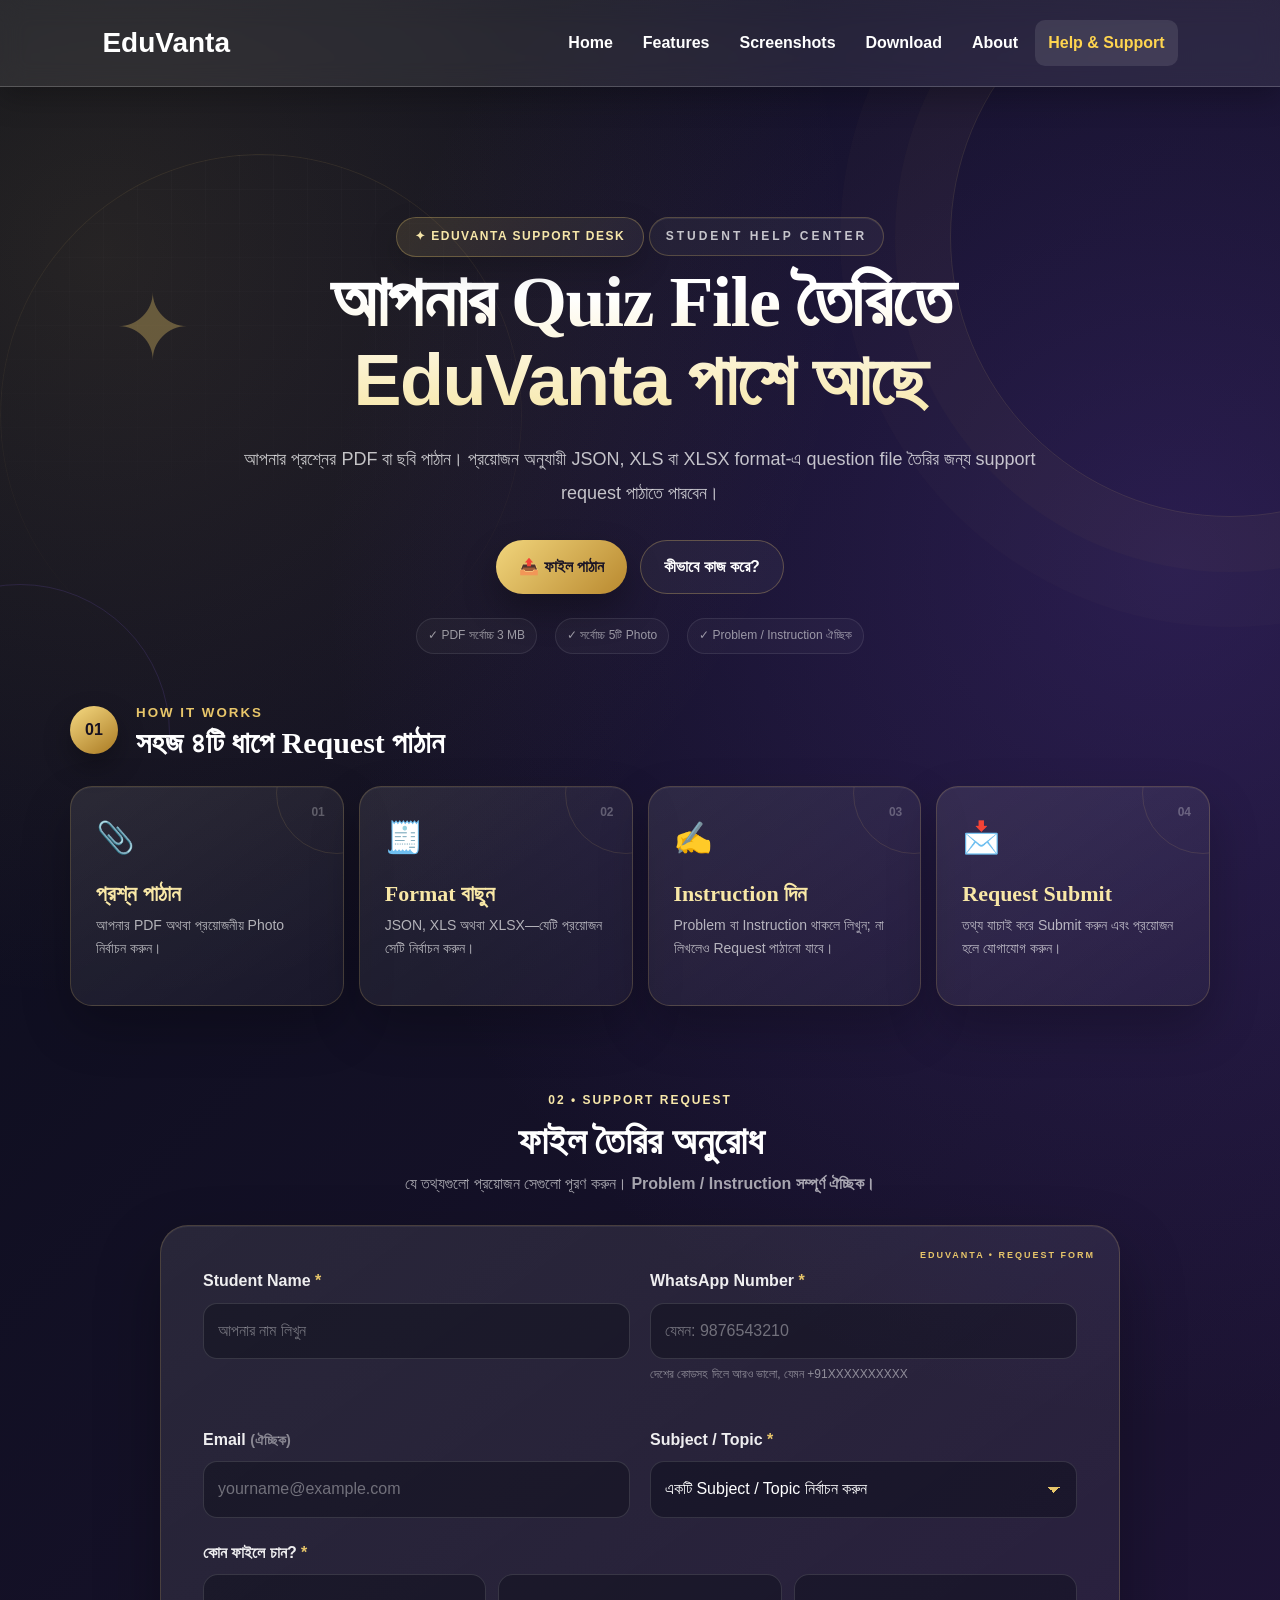
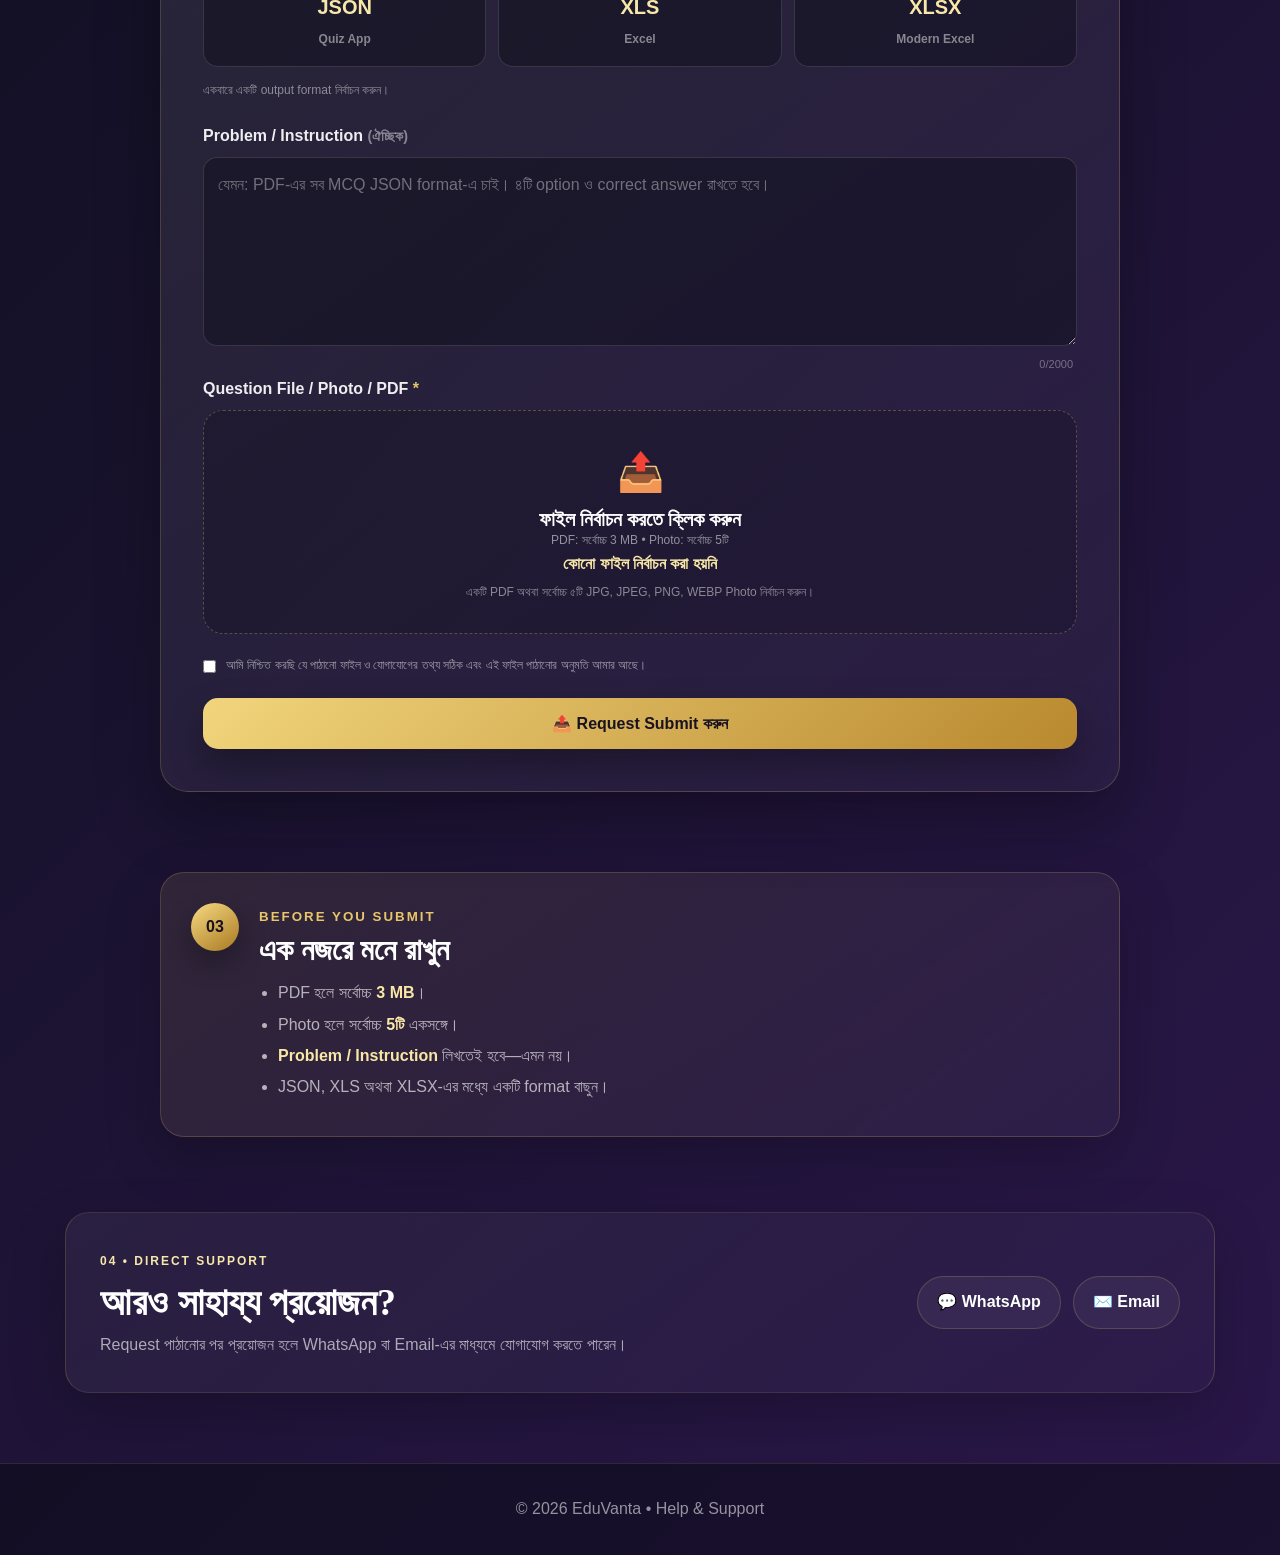
<file: Help.html>
<!DOCTYPE html>
<html lang="bn">
<head>
  <meta charset="UTF-8">
  <meta name="viewport" content="width=device-width, initial-scale=1.0">
  <meta name="description" content="EduVanta Help Center - Quiz file creation support">
  <title>EduVanta — Help &amp; Support</title>
  <link rel="stylesheet" href="css/style.css">
  <link rel="stylesheet" href="css/Help.css">
</head>
<body class="help-page">
<header>
  <div class="header-inner">
    <h2><a href="index.html" aria-label="EduVanta Home">EduVanta</a></h2>
    <button class="menu-toggle" id="menuToggle" type="button" aria-label="Open menu" aria-controls="mainNav" aria-expanded="false">☰</button>
    <nav id="mainNav" aria-label="Main navigation">
      <a href="index.html">Home</a>
      <a href="features.html">Features</a>
      <a href="screenshots.html">Screenshots</a>
      <a href="download.html">Download</a>
      <a href="about.html">About</a>
      <a class="active" href="Help.html">Help &amp; Support</a>
    </nav>
  </div>
</header>

<main>
  <section class="help-hero">
    <div class="hero-orbit orbit-one"></div><div class="hero-orbit orbit-two"></div>
    <div class="hero-content">
      <span class="hero-badge">✦ EDUVANTA SUPPORT DESK</span>
      <p class="hero-kicker">STUDENT HELP CENTER</p>
      <h1>আপনার Quiz File তৈরিতে<br><span>EduVanta পাশে আছে</span></h1>
      <p class="hero-copy">আপনার প্রশ্নের PDF বা ছবি পাঠান। প্রয়োজন অনুযায়ী JSON, XLS বা XLSX format-এ question file তৈরির জন্য support request পাঠাতে পারবেন।</p>
      <div class="hero-buttons">
        <a href="#request" class="primary-btn">📤 ফাইল পাঠান</a>
        <a href="#how-it-works" class="secondary-btn">কীভাবে কাজ করে?</a>
      </div>
      <div class="hero-note"><span>✓ PDF সর্বোচ্চ 3 MB</span><span>✓ সর্বোচ্চ 5টি Photo</span><span>✓ Problem / Instruction ঐচ্ছিক</span></div>
    </div>
  </section>

  <section class="support-strip" id="how-it-works">
    <div class="strip-title"><span>01</span><div><small>HOW IT WORKS</small><h2>সহজ ৪টি ধাপে Request পাঠান</h2></div></div>
    <div class="step-grid">
      <article class="step-card"><span>01</span><div class="step-icon">📎</div><h3>প্রশ্ন পাঠান</h3><p>আপনার PDF অথবা প্রয়োজনীয় Photo নির্বাচন করুন।</p></article>
      <article class="step-card"><span>02</span><div class="step-icon">🧾</div><h3>Format বাছুন</h3><p>JSON, XLS অথবা XLSX—যেটি প্রয়োজন সেটি নির্বাচন করুন।</p></article>
      <article class="step-card"><span>03</span><div class="step-icon">✍️</div><h3>Instruction দিন</h3><p>Problem বা Instruction থাকলে লিখুন; না লিখলেও Request পাঠানো যাবে।</p></article>
      <article class="step-card"><span>04</span><div class="step-icon">📩</div><h3>Request Submit</h3><p>তথ্য যাচাই করে Submit করুন এবং প্রয়োজন হলে যোগাযোগ করুন।</p></article>
    </div>
  </section>

  <section class="request-section" id="request">
    <div class="section-heading">
      <span>02 • SUPPORT REQUEST</span>
      <h2>ফাইল তৈরির অনুরোধ</h2>
      <p>যে তথ্যগুলো প্রয়োজন সেগুলো পূরণ করুন। <b>Problem / Instruction সম্পূর্ণ ঐচ্ছিক।</b></p>
    </div>

    <form id="helpForm" class="help-form">
      <div class="form-ribbon">EDUVANTA • REQUEST FORM</div>
      <div class="form-grid">
        <div class="field"><label for="studentName">Student Name <b>*</b></label><input id="studentName" name="studentName" type="text" placeholder="আপনার নাম লিখুন" required maxlength="80"></div>
        <div class="field"><label for="whatsapp">WhatsApp Number <b>*</b></label><input id="whatsapp" name="whatsapp" type="tel" inputmode="tel" placeholder="যেমন: 9876543210" required maxlength="20"><small>দেশের কোডসহ দিলে আরও ভালো, যেমন +91XXXXXXXXXX</small></div>
        <div class="field"><label for="email">Email <span class="optional-label">(ঐচ্ছিক)</span></label><input id="email" name="email" type="email" placeholder="yourname@example.com" maxlength="120"></div>
        <div class="field"><label for="subject">Subject / Topic <b>*</b></label><select id="subject" name="subject" required><option value="" selected disabled>একটি Subject / Topic নির্বাচন করুন</option><option value="বাংলা">বাংলা</option><option value="ইংরেজি">ইংরেজি</option><option value="ইতিহাস">ইতিহাস</option><option value="ভূগোল">ভূগোল</option><option value="জীববিজ্ঞান">জীববিজ্ঞান</option><option value="কম্পিউটার">কম্পিউটার</option><option value="অন্যান্য">অন্যান্য</option></select><input id="otherSubject" class="other-subject" type="text" placeholder="আপনার Subject / Topic লিখুন" maxlength="120" aria-label="Other Subject / Topic"></div>
      </div>

      <div class="field"><label>কোন ফাইলে চান? <b>*</b></label><div class="format-grid">
        <label class="format-option"><input type="radio" name="format" value="JSON" required><span><strong>JSON</strong><small>Quiz App</small></span></label>
        <label class="format-option"><input type="radio" name="format" value="XLS"><span><strong>XLS</strong><small>Excel</small></span></label>
        <label class="format-option"><input type="radio" name="format" value="XLSX"><span><strong>XLSX</strong><small>Modern Excel</small></span></label>
      </div><small class="format-note">একবারে একটি output format নির্বাচন করুন।</small></div>

      <div class="field"><label for="problem">Problem / Instruction <span class="optional-label">(ঐচ্ছিক)</span></label><textarea id="problem" name="problem" rows="6" maxlength="2000" placeholder="যেমন: PDF-এর সব MCQ JSON format-এ চাই। ৪টি option ও correct answer রাখতে হবে।"></textarea><div class="counter"><span id="problemCount">0</span>/2000</div></div>

      <div class="field"><label for="sourceFile">Question File / Photo / PDF <b>*</b></label><div class="upload-box" id="uploadBox">
        <input id="sourceFile" name="sourceFile" type="file" accept=".pdf,.jpg,.jpeg,.png,.webp" multiple>
        <div class="upload-icon">📤</div><strong>ফাইল নির্বাচন করতে ক্লিক করুন</strong><span>PDF: সর্বোচ্চ 3 MB • Photo: সর্বোচ্চ 5টি</span><p id="fileName">কোনো ফাইল নির্বাচন করা হয়নি</p><small class="upload-note">একটি PDF অথবা সর্বোচ্চ ৫টি JPG, JPEG, PNG, WEBP Photo নির্বাচন করুন।</small>
      </div></div>

      <label class="consent"><input type="checkbox" id="consent" required><span>আমি নিশ্চিত করছি যে পাঠানো ফাইল ও যোগাযোগের তথ্য সঠিক এবং এই ফাইল পাঠানোর অনুমতি আমার আছে।</span></label>
      <button type="submit" class="submit-btn" id="submitBtn"><span>📤 Request Submit করুন</span></button>
      <div id="formStatus" class="form-status" role="status"></div>
    </form>
  </section>

  <section class="support-note-section">
    <div class="note-card"><span>03</span><div><small>BEFORE YOU SUBMIT</small><h2>এক নজরে মনে রাখুন</h2><ul><li>PDF হলে সর্বোচ্চ <strong>3 MB</strong>।</li><li>Photo হলে সর্বোচ্চ <strong>5টি</strong> একসঙ্গে।</li><li><strong>Problem / Instruction</strong> লিখতেই হবে—এমন নয়।</li><li>JSON, XLS অথবা XLSX-এর মধ্যে একটি format বাছুন।</li></ul></div></div>
  </section>

  <section class="contact-section">
    <div><span class="section-label">04 • DIRECT SUPPORT</span><h2>আরও সাহায্য প্রয়োজন?</h2><p>Request পাঠানোর পর প্রয়োজন হলে WhatsApp বা Email-এর মাধ্যমে যোগাযোগ করতে পারেন।</p></div>
    <div class="contact-buttons"><a class="contact whatsapp" id="whatsappLink" href="#" target="_blank" rel="noopener">💬 WhatsApp</a><a class="contact email" id="emailLink" href="#">✉️ Email</a></div>
  </section>
</main>

<footer><p>© <span id="year"></span> EduVanta • Help &amp; Support</p></footer>
<script src="js/menu.js"></script>
<script src="js/Help.js"></script>
</body>
</html>
</file>
<file: css/style.css>
html{
    scroll-behavior:smooth;
}

*{
    margin:0;
    padding:0;
    box-sizing:border-box;
    font-family:Arial, Helvetica, sans-serif;
}

body{
    background:linear-gradient(135deg,#4b2dbd,#7b2ff7);
    color:white;
}

header{
    display:flex;
    justify-content:space-between;
    align-items:center;
    padding:20px 8%;
    background:rgba(255,255,255,.08);
    backdrop-filter:blur(12px);
    position:sticky;
    top:0;
}

header h2{
    font-size:28px;
}

nav a{
    color:white;
    text-decoration:none;
    margin-left:25px;
    font-weight:bold;
    transition:.3s;
}

nav a:hover{
    color:#ffd54f;
}

.hero{
    min-height:90vh;
    display:flex;
    flex-direction:column;
    justify-content:center;
    align-items:center;
    text-align:center;
    padding:20px;
}

.hero h1{
    font-size:60px;
    margin-bottom:15px;
}

.hero p{
    font-size:22px;
    margin-bottom:30px;
}

.hero button{
    padding:15px 40px;
    border:none;
    border-radius:50px;
    background:#ffd54f;
    color:#222;
    font-size:18px;
    font-weight:bold;
    cursor:pointer;
    transition:.3s;
}

.hero button:hover{
    transform:scale(1.05);
}


.hero-text{
    flex:1;
}

.hero-text h1{
    font-size:65px;
}

.hero-text p{
    margin-top:20px;
    font-size:20px;
    line-height:1.7;
}

.hero-image{
    flex:1;
    text-align:center;
}

.hero-image img{
    width:350px;
    max-width:100%;
    border-radius:30px;
    box-shadow:0 20px 50px rgba(0,0,0,.4);
}


/* ===== Home Page Featured Banner Slider ===== */

.home-banner-slider{
    width:min(900px,92vw);
    margin:10px auto 34px;
    position:relative;
    z-index:2;
}

.home-banner-viewport{
    position:relative;
    overflow:hidden;
    width:100%;
    aspect-ratio:16/9;
    border-radius:28px;
    padding:7px;
    box-sizing:border-box;
    background:linear-gradient(135deg,rgba(255,213,79,.95),rgba(255,255,255,.25),rgba(120,75,220,.8));
    box-shadow:
        0 24px 65px rgba(0,0,0,.38),
        0 0 0 1px rgba(255,213,79,.25),
        0 0 45px rgba(255,213,79,.14);
}

.home-banner-viewport::after{
    content:"";
    position:absolute;
    inset:7px;
    border-radius:22px;
    border:1px solid rgba(255,255,255,.25);
    pointer-events:none;
    z-index:5;
}

.home-banner-slide{
    position:absolute;
    inset:7px;
    width:calc(100% - 14px);
    height:calc(100% - 14px);
    object-fit:cover;
    border-radius:22px;
    display:block;
    transform:translateX(100%);
    opacity:1;
    will-change:transform;
    z-index:1;
}

.home-banner-slide.is-active{
    transform:translateX(0);
    z-index:2;
}

.home-banner-slide.slide-in{
    animation:homeBannerSlideIn .72s cubic-bezier(.22,.78,.18,1) forwards;
    z-index:3;
}

.home-banner-slide.slide-out{
    animation:homeBannerSlideOut .72s cubic-bezier(.22,.78,.18,1) forwards;
    z-index:2;
}

@keyframes homeBannerSlideIn{
    from{
        transform:translateX(100%);
        opacity:.72;
        filter:brightness(.82) blur(1px);
    }
    to{
        transform:translateX(0);
        opacity:1;
        filter:brightness(1) blur(0);
    }
}

@keyframes homeBannerSlideOut{
    from{
        transform:translateX(0);
        opacity:1;
    }
    to{
        transform:translateX(-100%);
        opacity:.72;
    }
}

.home-banner-dots{
    display:flex;
    align-items:center;
    justify-content:center;
    gap:8px;
    min-height:24px;
    padding-top:13px;
}

.home-banner-dot{
    width:8px;
    height:8px;
    padding:0;
    border:0;
    border-radius:999px;
    background:rgba(255,255,255,.38);
    cursor:pointer;
    transition:width .3s ease,background .3s ease,box-shadow .3s ease,transform .3s ease;
}

.home-banner-dot:hover{
    transform:scale(1.2);
}

.home-banner-dot.active{
    width:28px;
    background:#FFD54F;
    box-shadow:0 0 14px rgba(255,213,79,.55);
}

.hero-logo-wrap{
    position:relative;
    display:inline-flex;
    align-items:center;
    justify-content:center;
    padding:10px;
    border-radius:38px;
    background:linear-gradient(145deg,rgba(255,255,255,.16),rgba(255,255,255,.04));
    border:1px solid rgba(255,213,79,.28);
    box-shadow:0 20px 50px rgba(0,0,0,.42),0 0 30px rgba(255,213,79,.08);
}

.hero-logo-wrap img{
    display:block;
    width:350px;
    max-width:78vw;
    border-radius:30px;
    box-shadow:0 20px 50px rgba(0,0,0,.4);
    animation:heroLogoFloat 4.5s ease-in-out infinite;
}

@keyframes heroLogoFloat{
    0%,100%{transform:translateY(0);}
    50%{transform:translateY(-8px);}
}


/* Features */

.features{
    padding:80px 8%;
}

.features h2{
    text-align:center;
    font-size:42px;
    margin-bottom:50px;
}

.feature-container{

    display:grid;

    grid-template-columns:repeat(auto-fit,minmax(280px,1fr));

    gap:30px;

}

.card{

    background:rgba(255,255,255,.08);

    backdrop-filter:blur(15px);

    padding:30px;

    border-radius:20px;

    transition:.4s;

    border:1px solid rgba(255,255,255,.2);

}

.card:hover{

    transform:translateY(-12px);

    background:rgba(255,255,255,.15);

}

.card h3{

    margin-bottom:15px;

    font-size:24px;

}

.card p{

    line-height:1.7;

}


/* Showcase */

.showcase{

    display:flex;

    justify-content:space-between;

    align-items:center;

    padding:80px 8%;

    gap:60px;

}

.showcase-image{

    flex:1;

    text-align:center;

}

.showcase-image img{

    width:300px;

    border-radius:25px;

    box-shadow:0 20px 40px rgba(0,0,0,.4);

    transition:.5s;

}

.showcase-text{

    flex:1;

}

.showcase-text h2{

    font-size:45px;

    margin-bottom:25px;

}

.showcase-text p{

    font-size:19px;

    line-height:1.8;

    margin-bottom:25px;

}

.showcase-text li{

    font-size:20px;

    margin:12px 0;

    list-style:none;

}


/* Statistics */

.stats{

    display:grid;

    grid-template-columns:repeat(auto-fit,minmax(220px,1fr));

    gap:30px;

    padding:80px 8%;

}

.stat-card{

    background:rgba(255,255,255,.08);

    padding:35px;

    border-radius:20px;

    text-align:center;

    backdrop-filter:blur(15px);

    transition:.4s;

}

.stat-card:hover{

    transform:translateY(-10px);

}

.stat-card h2{

    font-size:45px;

    color:#FFD54F;

    margin-bottom:15px;

}

.stat-card p{

    font-size:20px;

}

/* Footer */

footer{

    padding:40px;

    text-align:center;

    background:rgba(0,0,0,.25);

    margin-top:60px;

}

footer h2{

    margin-bottom:10px;

}

footer p{

    margin:6px 0;

}

/* Floating Button */

.floating-btn{

    position:fixed;

    right:25px;

    bottom:25px;

    background:#FFD54F;

    color:#222;

    padding:16px 28px;

    border-radius:50px;

    text-decoration:none;

    font-weight:bold;

    box-shadow:0 10px 25px rgba(0,0,0,.4);

    transition:.3s;

}

.floating-btn:hover{

    transform:scale(1.08);

}


/* ===== Preloader ===== */

#preloader{
    position:fixed;
    top:0;
    left:0;
    width:100%;
    height:100%;
    background:#4b2dbd;
    display:flex;
    flex-direction:column;
    justify-content:center;
    align-items:center;
    z-index:99999;
}

.loader{
    width:70px;
    height:70px;
    border:8px solid rgba(255,255,255,.3);
    border-top:8px solid #FFD54F;
    border-radius:50%;
    animation:spin 1s linear infinite;
}

#preloader h2{
        margin-top:20px;
}

@keyframes spin{

    0%{
        transform:rotate(0deg);
    }

    100%{
        transform:rotate(360deg);
    }

}




.reviews{

    padding:80px 8%;

    text-align:center;

}

.review-box{

    background:rgba(255,255,255,.08);

    padding:30px;

    border-radius:20px;

    margin:30px auto;

    max-width:700px;

    backdrop-filter:blur(15px);

}



.faq{

    padding:80px 8%;

}

.faq details{

    background:rgba(255,255,255,.08);

    padding:20px;

    border-radius:15px;

    margin:15px 0;

    cursor:pointer;

}

.faq summary{

    font-size:20px;

    font-weight:bold;

}


/* Logo Animation */

.hero-image img{

    animation:float 4s ease-in-out infinite;

}

@keyframes float{

    0%{
        transform:translateY(0px);
    }

    50%{
        transform:translateY(-18px);
    }

    100%{
        transform:translateY(0px);
    }

}

/* Download Button */

.hero button{

    background:linear-gradient(90deg,#7B2FF7,#4B2DBD);

    color:white;

    box-shadow:0 10px 30px rgba(0,0,0,.4);

}

.hero button:hover{

    transform:translateY(-5px);

}

/* Glass Header */

header{

    border-bottom:1px solid rgba(255,255,255,.2);

    box-shadow:0 10px 30px rgba(0,0,0,.25);

}




.circle{

    position:fixed;

    border-radius:50%;

    filter:blur(90px);

    opacity:.35;

    z-index:-1;

}

.c1{

    width:300px;

    height:300px;

    background:#ff00ff;

    top:80px;

    left:-120px;

}

.c2{

    width:250px;

    height:250px;

    background:#00d4ff;

    right:-80px;

    top:350px;

}

.c3{

    width:220px;

    height:220px;

    background:#ffd54f;

    bottom:-60px;

    left:40%;

}




/* Download Page */

.download-page{

    padding:100px 8%;

    text-align:center;

}

.download-card{

    max-width:700px;

    margin:auto;

    background:rgba(255,255,255,.08);

    padding:40px;

    border-radius:25px;

    backdrop-filter:blur(15px);

}

.download-card table{

    width:100%;

    border-collapse:collapse;

    margin:30px 0;

}

.download-card td{

    padding:15px;

    border-bottom:1px solid rgba(255,255,255,.2);

    font-size:18px;

}



.download-btn{

    display:inline-block;

    margin-top:25px;

    padding:16px 38px;

    background:linear-gradient(90deg,#00c6ff,#0072ff);

    color:white;

    text-decoration:none;

    font-size:20px;

    font-weight:bold;

    border-radius:50px;

    box-shadow:0 10px 30px rgba(0,0,0,.35);

    transition:.35s;

}

.download-btn:hover{

    transform:translateY(-5px);

    box-shadow:0 18px 40px rgba(0,0,0,.45);

    background:linear-gradient(90deg,#0072ff,#00c6ff);

}



/* Features Page */

.page-title{

    padding:80px 8% 40px;

    text-align:center;

}

.page-title h1{

    font-size:50px;

    margin-bottom:15px;

}

.page-title p{

    font-size:20px;

    opacity:.9;

}

.feature-grid{

    display:grid;

    grid-template-columns:repeat(auto-fit,minmax(280px,1fr));

    gap:30px;

    padding:40px 8% 80px;

}

.feature-box{

    background:rgba(255,255,255,.08);

    backdrop-filter:blur(15px);

    padding:35px;

    border-radius:20px;

    text-align:center;

    transition:.4s;

    border:1px solid rgba(255,255,255,.15);

}

.feature-box:hover{

    transform:translateY(-10px);

}

.feature-box .icon{

    font-size:55px;

    margin-bottom:20px;

}

.feature-box h3{

    margin-bottom:15px;

    font-size:28px;

}

.feature-box p{

    line-height:1.8;

    font-size:18px;

}





/* Gallery */

.gallery{

    display:grid;

    grid-template-columns:repeat(auto-fit,minmax(220px,1fr));

    gap:25px;

    padding:60px 8%;

}

.gallery img{

    width:100%;

    border-radius:20px;

    cursor:pointer;

    transition:.4s;

    box-shadow:0 10px 25px rgba(0,0,0,.3);

}

.gallery img:hover{

    transform:scale(1.05);

}

/* Lightbox */

#lightbox{

    display:none;

    position:fixed;

    top:0;

    left:0;

    width:100%;

    height:100%;

    background:rgba(0,0,0,.92);

    justify-content:center;

    align-items:center;

    z-index:9999;

}

#lightbox img{

    max-width:90%;

    max-height:90%;

    border-radius:20px;

}

#closeBtn{

    position:absolute;

    top:30px;

    right:45px;

    font-size:50px;

    color:white;

    cursor:pointer;

}



/* About Page */

.about-hero{

    padding:90px 8%;

    text-align:center;

}

.about-hero img{

    width:150px;

    margin-bottom:25px;

}

.about-hero h1{

    font-size:55px;

    margin-bottom:20px;

}

.about-card{

    max-width:900px;

    margin:30px auto;

    background:rgba(255,255,255,.08);

    backdrop-filter:blur(15px);

    padding:35px;

    border-radius:20px;

    border:1px solid rgba(255,255,255,.15);

}

.about-card ul{

    list-style:none;

    padding:0;

}

.about-card li{

    padding:10px 0;

    font-size:20px;

}



/* ===== Fix Features Section ===== */

.features{
    padding-top:120px !important;
    margin-top:40px !important;
}

.feature-container{
    align-items:stretch;
}

.card{
    position:relative;
    top:0 !important;
    transform:none !important;
    overflow:visible;
}

header{
    z-index:9999;
}

.showcase{
    margin-top:60px;
}

/* =========================================================
   EduVanta — Shared Responsive Navigation
   ========================================================= */

header{
    position:sticky;
    top:0;
    z-index:9999;
    width:100%;
}

header .header-inner{
    width:100%;
    display:flex;
    align-items:center;
    justify-content:space-between;
    gap:24px;
}

header h2 a{
    color:inherit;
    text-decoration:none;
}

header nav{
    display:flex;
    align-items:center;
    justify-content:flex-end;
    gap:4px;
}

header nav a{
    display:inline-block;
    padding:10px 13px;
    margin-left:0;
    border-radius:10px;
}

header nav a.active,
header nav a:hover{
    color:#ffd54f;
    background:rgba(255,255,255,.10);
}

.menu-toggle{
    display:none;
    border:0;
    outline:0;
    background:transparent;
    color:#fff;
    font-size:32px;
    line-height:1;
    padding:8px;
    cursor:pointer;
    -webkit-tap-highlight-color:transparent;
}

@media (max-width: 900px){
    header{
        padding:15px 5%;
        text-align:left;
    }

    header .header-inner{
        position:relative;
        min-height:46px;
    }

    header h2{
        margin:0;
        font-size:28px;
    }

    .menu-toggle{
        display:block;
    }

    header nav{
        position:absolute;
        top:calc(100% + 15px);
        left:-5vw;
        right:-5vw;
        display:none;
        flex-direction:column;
        align-items:stretch;
        justify-content:flex-start;
        gap:4px;
        padding:12px 5vw 16px;
        background:rgba(69,33,189,.98);
        border-top:1px solid rgba(255,255,255,.14);
        border-bottom:1px solid rgba(255,255,255,.18);
        box-shadow:0 14px 30px rgba(0,0,0,.25);
        backdrop-filter:blur(12px);
    }

    header nav.open{
        display:flex;
    }

    header nav a{
        width:100%;
        margin:0;
        padding:13px 15px;
        text-align:center;
        font-size:17px;
        border-radius:10px;
    }

    header nav a.active{
        background:rgba(255,255,255,.16);
        color:#fff;
    }
}

@media (max-width: 480px){
    header h2{
        font-size:24px;
    }

    .menu-toggle{
        font-size:30px;
    }

    header nav a{
        font-size:16px;
        padding:12px;
    }
}

/* =========================================================
   EduVanta Premium Screenshot Gallery
   ========================================================= */

.screenshots-page{
    overflow-x:hidden;
    background:
        radial-gradient(circle at 15% 15%, rgba(111,76,255,.16), transparent 32%),
        radial-gradient(circle at 85% 35%, rgba(0,198,255,.12), transparent 30%),
        #f7f5ff;
}

.screenshot-title{
    position:relative;
    overflow:hidden;
    padding-bottom:55px;
}

.screenshot-title::after{
    content:"";
    position:absolute;
    width:280px;
    height:280px;
    border:1px solid rgba(255,255,255,.18);
    border-radius:50%;
    right:-100px;
    top:-100px;
    animation:premiumOrbit 12s linear infinite;
}

.premium-badge{
    display:inline-flex;
    align-items:center;
    gap:8px;
    padding:9px 20px;
    margin-bottom:16px;
    border:1px solid rgba(255,255,255,.35);
    border-radius:999px;
    background:rgba(255,255,255,.10);
    backdrop-filter:blur(10px);
    color:#fff;
    font-size:14px;
    letter-spacing:2px;
    text-transform:uppercase;
    box-shadow:0 10px 30px rgba(24,0,75,.15);
}

.screenshot-showcase{
    position:relative;
    padding:70px 6% 30px;
    text-align:center;
    background:linear-gradient(180deg,#f7f5ff 0%,#eeeaff 100%);
}

.showcase-glow{
    position:absolute;
    left:50%;
    top:90px;
    width:55vw;
    max-width:720px;
    height:55vw;
    max-height:720px;
    transform:translateX(-50%);
    border-radius:50%;
    background:radial-gradient(circle,rgba(93,55,211,.16),rgba(93,55,211,0) 68%);
    filter:blur(8px);
    pointer-events:none;
}

.showcase-frame{
    position:relative;
    z-index:1;
    width:min(760px,100%);
    margin:0 auto;
    padding:12px;
    border-radius:32px;
    background:linear-gradient(135deg,rgba(255,255,255,.96),rgba(226,218,255,.9));
    box-shadow:0 30px 70px rgba(43,24,105,.24),0 0 0 1px rgba(93,55,211,.12);
}

.showcase-frame::before{
    content:"";
    position:absolute;
    inset:-1px;
    z-index:-1;
    border-radius:33px;
    background:linear-gradient(120deg,rgba(255,255,255,.8),rgba(117,76,255,.35),rgba(0,198,255,.25),rgba(255,255,255,.8));
    filter:blur(2px);
}

.showcase-topbar{
    display:flex;
    align-items:center;
    justify-content:space-between;
    padding:7px 12px 13px;
    color:#4a3b78;
    font-size:12px;
    font-weight:800;
    letter-spacing:2px;
}

.showcase-label{
    opacity:.72;
}

.showcase-counter{
    padding:6px 11px;
    border-radius:999px;
    background:rgba(92,60,193,.08);
}

.showcase-viewport{
    position:relative;
    overflow:hidden;
    border-radius:23px;
    background:#0d0b18;
    aspect-ratio:16/10;
    box-shadow:inset 0 0 0 1px rgba(255,255,255,.15),0 18px 45px rgba(0,0,0,.18);
}

.showcase-track{
    display:flex;
    height:100%;
    transition:transform .85s cubic-bezier(.22,.8,.22,1);
    will-change:transform;
}

.showcase-slide{
    flex:0 0 100%;
    position:relative;
    display:flex;
    align-items:center;
    justify-content:center;
    padding:18px;
    box-sizing:border-box;
    background:linear-gradient(135deg,#11101b,#28223f);
}

.showcase-slide img{
    width:100%;
    height:100%;
    object-fit:contain;
    border-radius:15px;
    cursor:zoom-in;
    box-shadow:0 16px 40px rgba(0,0,0,.28);
    transition:transform .8s ease,filter .8s ease;
}

.showcase-slide.active img{
    animation:premiumImageIn .9s cubic-bezier(.2,.75,.2,1) both;
}

.showcase-arrow,
.lightbox-arrow{
    border:0;
    display:flex;
    align-items:center;
    justify-content:center;
    cursor:pointer;
    user-select:none;
    font-family:Georgia,serif;
    transition:transform .25s ease,background .25s ease,box-shadow .25s ease;
}

.showcase-arrow{
    position:absolute;
    top:50%;
    width:48px;
    height:48px;
    margin-top:12px;
    border-radius:50%;
    background:rgba(255,255,255,.90);
    color:#3e277f;
    font-size:38px;
    line-height:1;
    box-shadow:0 10px 25px rgba(32,15,88,.18);
}

.showcase-arrow:hover{
    transform:translateY(-2px) scale(1.06);
    background:#fff;
    box-shadow:0 14px 32px rgba(32,15,88,.28);
}

.showcase-prev{left:25px;}
.showcase-next{right:25px;}

.showcase-controls{
    display:flex;
    align-items:center;
    justify-content:center;
    gap:14px;
    padding:15px 8px 5px;
}

.play-pause{
    width:38px;
    height:38px;
    border:1px solid rgba(72,48,145,.18);
    border-radius:50%;
    background:#fff;
    color:#4b338e;
    cursor:pointer;
    box-shadow:0 7px 18px rgba(52,34,121,.10);
}

.showcase-dots{
    display:flex;
    align-items:center;
    justify-content:center;
    gap:6px;
    max-width:75%;
    flex-wrap:wrap;
}

.showcase-dot{
    width:7px;
    height:7px;
    padding:0;
    border:0;
    border-radius:50%;
    background:#c9c1e5;
    cursor:pointer;
    transition:.3s ease;
}

.showcase-dot.active{
    width:24px;
    border-radius:999px;
    background:#5a38c9;
    box-shadow:0 0 12px rgba(90,56,201,.35);
}

.showcase-hint{
    position:relative;
    z-index:1;
    margin:18px 0 0;
    color:#655b7f;
    font-size:14px;
}

.gallery-heading{
    padding:65px 20px 15px;
    text-align:center;
}

.gallery-heading span{
    color:#6846c9;
    font-size:12px;
    font-weight:800;
    letter-spacing:3px;
}

.gallery-heading h2{
    margin:10px 0 8px;
    color:#21183c;
    font-size:38px;
}

.gallery-heading p{
    margin:0 auto;
    max-width:620px;
    color:#6b6380;
    font-size:16px;
}

.gallery{
    display:grid;
    grid-template-columns:repeat(auto-fit,minmax(210px,1fr));
    gap:28px;
    padding:45px 7% 80px;
}

.gallery-card{
    position:relative;
    overflow:hidden;
    padding:9px;
    border:1px solid rgba(91,63,177,.12);
    border-radius:25px;
    background:linear-gradient(145deg,#fff,#eeeaff);
    box-shadow:0 14px 32px rgba(43,24,105,.10);
    cursor:pointer;
    opacity:0;
    transform:translateY(35px) scale(.97);
    animation:galleryReveal .75s cubic-bezier(.2,.8,.2,1) forwards;
    animation-delay:var(--delay,0s);
}

.gallery-card::before{
    content:"";
    position:absolute;
    inset:0;
    background:linear-gradient(120deg,transparent 25%,rgba(255,255,255,.75) 50%,transparent 75%);
    transform:translateX(-130%);
    transition:transform .8s ease;
    pointer-events:none;
}

.gallery-card:hover{
    transform:translateY(-8px) rotateX(2deg);
    box-shadow:0 25px 48px rgba(43,24,105,.18);
}

.gallery-card:hover::before{
    transform:translateX(130%);
}

.gallery-card img{
    display:block;
    width:100%;
    aspect-ratio:9/16;
    object-fit:cover;
    border-radius:18px;
    cursor:zoom-in;
}

.gallery-card .gallery-number{
    position:absolute;
    left:18px;
    bottom:18px;
    padding:6px 10px;
    border-radius:999px;
    background:rgba(24,17,45,.72);
    color:#fff;
    font-size:11px;
    font-weight:800;
    letter-spacing:1px;
    backdrop-filter:blur(7px);
}

#lightbox{
    display:none;
    position:fixed;
    inset:0;
    z-index:99999;
    align-items:center;
    justify-content:center;
    padding:25px;
}

#lightbox.open{
    display:flex;
    animation:lightboxFade .3s ease both;
}

.lightbox-backdrop{
    position:absolute;
    inset:0;
    background:rgba(9,6,20,.94);
    backdrop-filter:blur(16px);
}

.lightbox-panel{
    position:relative;
    z-index:1;
    width:min(940px,100%);
    height:min(92vh,900px);
    display:flex;
    align-items:center;
    justify-content:center;
    padding:55px 70px 60px;
    box-sizing:border-box;
    border:1px solid rgba(255,255,255,.14);
    border-radius:30px;
    background:linear-gradient(145deg,rgba(34,26,57,.82),rgba(12,10,22,.92));
    box-shadow:0 35px 100px rgba(0,0,0,.55),0 0 60px rgba(104,70,201,.14);
}

.lightbox-image-wrap{
    width:100%;
    height:100%;
    display:flex;
    align-items:center;
    justify-content:center;
}

#lightboxImg{
    max-width:100%;
    max-height:100%;
    object-fit:contain;
    border-radius:17px;
    box-shadow:0 25px 65px rgba(0,0,0,.42);
    animation:lightboxImageIn .45s cubic-bezier(.2,.8,.2,1) both;
}

.lightbox-close{
    position:absolute;
    right:18px;
    top:15px;
    z-index:2;
    width:46px;
    height:46px;
    border:1px solid rgba(255,255,255,.16);
    border-radius:50%;
    background:rgba(255,255,255,.08);
    color:#fff;
    font-size:34px;
    line-height:1;
    cursor:pointer;
}

.lightbox-counter{
    position:absolute;
    top:28px;
    left:28px;
    color:rgba(255,255,255,.72);
    font-size:12px;
    font-weight:800;
    letter-spacing:2px;
}

.lightbox-arrow{
    position:absolute;
    top:50%;
    width:50px;
    height:50px;
    margin-top:-25px;
    border-radius:50%;
    background:rgba(255,255,255,.10);
    border:1px solid rgba(255,255,255,.16);
    color:#fff;
    font-size:40px;
}

.lightbox-arrow:hover,
.lightbox-close:hover{
    background:rgba(255,255,255,.18);
    transform:scale(1.06);
}

.lightbox-prev{left:16px;}
.lightbox-next{right:16px;}

.lightbox-caption{
    position:absolute;
    left:0;
    right:0;
    bottom:22px;
    text-align:center;
    color:rgba(255,255,255,.78);
    font-size:13px;
    letter-spacing:1.5px;
}

@keyframes galleryReveal{
    to{opacity:1;transform:translateY(0) scale(1);}
}

@keyframes premiumImageIn{
    from{opacity:.25;transform:scale(1.025) translateY(8px);filter:blur(3px);}
    to{opacity:1;transform:scale(1) translateY(0);filter:blur(0);}
}

@keyframes premiumOrbit{
    from{transform:rotate(0deg);}
    to{transform:rotate(360deg);}
}

@keyframes lightboxFade{
    from{opacity:0;}
    to{opacity:1;}
}

@keyframes lightboxImageIn{
    from{opacity:0;transform:scale(.96);}
    to{opacity:1;transform:scale(1);}
}

@media(max-width:768px){
    .screenshot-showcase{padding:45px 14px 20px;}
    .showcase-frame{padding:8px;border-radius:23px;}
    .showcase-viewport{aspect-ratio:9/15;border-radius:17px;}
    .showcase-slide{padding:10px;}
    .showcase-slide img{border-radius:11px;}
    .showcase-arrow{width:40px;height:40px;font-size:31px;margin-top:8px;}
    .showcase-prev{left:15px;}
    .showcase-next{right:15px;}
    .showcase-dots{max-width:72%;gap:5px;}
    .showcase-dot{width:5px;height:5px;}
    .showcase-dot.active{width:18px;}
    .gallery-heading{padding-top:50px;}
    .gallery-heading h2{font-size:31px;}
    .gallery{grid-template-columns:repeat(2,minmax(0,1fr));gap:15px;padding:30px 16px 60px;}
    .gallery-card{border-radius:19px;padding:6px;}
    .gallery-card img{border-radius:14px;}
    .gallery-card .gallery-number{left:12px;bottom:12px;font-size:9px;padding:5px 8px;}
    #lightbox{padding:10px;}
    .lightbox-panel{height:94vh;padding:58px 42px 55px;border-radius:22px;}
    .lightbox-prev{left:7px;}
    .lightbox-next{right:7px;}
    .lightbox-arrow{width:38px;height:38px;font-size:30px;}
    .lightbox-counter{left:18px;top:20px;}
}


/* =========================================================
   EduVanta Classic Premium Page Collection
   ========================================================= */
:root{
    --ep-gold:#e8c66a;
    --ep-gold-soft:#f7e7a9;
    --ep-ink:#0d1020;
    --ep-plum:#251743;
    --ep-violet:#4b2c86;
    --ep-glass:rgba(255,255,255,.075);
    --ep-line:rgba(232,198,106,.24);
}

body.home-page,
body.features-page,
body.download-page-body,
body.about-page{
    min-height:100vh;
    background:
      radial-gradient(circle at 10% 8%, rgba(232,198,106,.13), transparent 26%),
      radial-gradient(circle at 88% 22%, rgba(108,73,198,.28), transparent 30%),
      radial-gradient(circle at 55% 100%, rgba(30,111,151,.18), transparent 32%),
      linear-gradient(135deg,#0b1020 0%,#17132c 48%,#2a1748 100%);
    background-attachment:fixed;
    color:#fff;
}

body.home-page::before,
body.features-page::before,
body.download-page-body::before,
body.about-page::before{
    content:"";
    position:fixed;
    inset:0;
    pointer-events:none;
    z-index:-1;
    background-image:linear-gradient(rgba(255,255,255,.018) 1px,transparent 1px),linear-gradient(90deg,rgba(255,255,255,.018) 1px,transparent 1px);
    background-size:34px 34px;
    mask-image:linear-gradient(to bottom,rgba(0,0,0,.75),transparent 90%);
}

body.home-page header,
body.features-page header,
body.download-page-body header,
body.about-page header,
body.screenshots-page header{
    background:linear-gradient(90deg,rgba(10,14,30,.88),rgba(39,22,69,.82));
    border-bottom:1px solid var(--ep-line);
    box-shadow:0 12px 34px rgba(0,0,0,.24);
}

body.home-page header h2 a,
body.features-page header h2 a,
body.download-page-body header h2 a,
body.about-page header h2 a,
body.screenshots-page header h2 a{
    letter-spacing:.4px;
    text-shadow:0 2px 14px rgba(0,0,0,.35);
}

body.home-page header h2 a::after,
body.features-page header h2 a::after,
body.download-page-body header h2 a::after,
body.about-page header h2 a::after,
body.screenshots-page header h2 a::after{
    content:"";
    display:block;
    width:38px;
    height:2px;
    margin-top:5px;
    background:linear-gradient(90deg,var(--ep-gold),transparent);
    border-radius:9px;
}

body.home-page nav a.active,
body.features-page nav a.active,
body.download-page-body nav a.active,
body.about-page nav a.active,
body.screenshots-page nav a.active{
    color:var(--ep-gold-soft);
    background:linear-gradient(135deg,rgba(232,198,106,.16),rgba(255,255,255,.06));
    box-shadow:inset 0 0 0 1px rgba(232,198,106,.16),0 8px 22px rgba(0,0,0,.12);
}

/* HOME */
body.home-page .hero{
    position:relative;
    min-height:calc(100vh - 80px);
    padding:90px 8%;
    overflow:hidden;
}
body.home-page .hero::before{
    content:"";
    position:absolute;
    width:520px;height:520px;
    border:1px solid rgba(232,198,106,.12);
    border-radius:50%;
    right:-190px;top:10%;
    box-shadow:0 0 0 55px rgba(232,198,106,.025),0 0 0 110px rgba(232,198,106,.018);
    animation:epFloat 10s ease-in-out infinite;
}
body.home-page .hero::after{
    content:"✦";
    position:absolute;
    color:var(--ep-gold);
    opacity:.5;
    font-size:130px;
    left:5%;top:18%;
    animation:epTwinkle 4s ease-in-out infinite;
}
body.home-page .hero-text{position:relative;z-index:1;max-width:760px;text-align:left;}
body.home-page .hero-text h1{
    font-family:Georgia,'Times New Roman',serif;
    font-size:clamp(52px,7vw,88px);
    letter-spacing:-2px;
    background:linear-gradient(180deg,#fff 20%,var(--ep-gold-soft) 100%);
    -webkit-background-clip:text;background-clip:text;color:transparent;
    text-shadow:none;
}
body.home-page .hero-text p:first-of-type{
    color:var(--ep-gold-soft);
    font-family:Georgia,'Times New Roman',serif;
    font-size:clamp(22px,3vw,32px);
}
body.home-page .hero-text p:nth-of-type(2){max-width:680px;color:rgba(255,255,255,.78);}
body.home-page .hero .download-btn{
    border:1px solid rgba(232,198,106,.6);
    background:linear-gradient(135deg,#f1d57c,#b9892f);
    color:#1a1425;
    box-shadow:0 16px 40px rgba(0,0,0,.35),0 0 30px rgba(232,198,106,.12);
}
body.home-page .hero .download-btn:hover{background:linear-gradient(135deg,#ffe7a2,#d3a83e);}
body.home-page .hero-image img{
    border:1px solid rgba(232,198,106,.4);
    box-shadow:0 30px 70px rgba(0,0,0,.48),0 0 45px rgba(232,198,106,.08);
}
body.home-page .features,
body.home-page .stats,
body.home-page .reviews,
body.home-page .faq{position:relative;}
body.home-page .card,
body.home-page .stat-card,
body.home-page .review-box,
body.home-page .faq details{
    background:linear-gradient(145deg,rgba(255,255,255,.10),rgba(255,255,255,.035));
    border:1px solid rgba(232,198,106,.18);
    box-shadow:0 20px 45px rgba(0,0,0,.20),inset 0 1px 0 rgba(255,255,255,.06);
}
body.home-page .card:hover,
body.home-page .stat-card:hover,
body.home-page .review-box:hover{border-color:rgba(232,198,106,.42);box-shadow:0 25px 55px rgba(0,0,0,.28),0 0 25px rgba(232,198,106,.07);}

/* FEATURES */
body.features-page .page-title{padding-top:95px;padding-bottom:55px;}
body.features-page .page-title h1,
body.download-page-body .download-page>h1,
body.about-page .about-hero h1{
    font-family:Georgia,'Times New Roman',serif;
    background:linear-gradient(180deg,#fff 20%,var(--ep-gold-soft));
    -webkit-background-clip:text;background-clip:text;color:transparent;
    letter-spacing:-.8px;
}
body.features-page .page-title p{color:rgba(255,255,255,.7);}
body.features-page .feature-grid{padding-top:25px;}
body.features-page .feature-box{
    position:relative;
    overflow:hidden;
    min-height:270px;
    background:linear-gradient(145deg,rgba(255,255,255,.105),rgba(255,255,255,.035));
    border:1px solid rgba(232,198,106,.20);
    box-shadow:0 20px 45px rgba(0,0,0,.20),inset 0 1px 0 rgba(255,255,255,.06);
}
body.features-page .feature-box::before{
    content:"";
    position:absolute;
    width:130px;height:130px;
    border-radius:50%;
    right:-55px;top:-55px;
    border:1px solid rgba(232,198,106,.18);
}
body.features-page .feature-box:hover{
    transform:translateY(-10px);
    border-color:rgba(232,198,106,.5);
    box-shadow:0 28px 60px rgba(0,0,0,.30),0 0 28px rgba(232,198,106,.08);
}
body.features-page .feature-box .icon{filter:drop-shadow(0 8px 12px rgba(0,0,0,.25));}
body.features-page .feature-box h3{font-family:Georgia,'Times New Roman',serif;color:var(--ep-gold-soft);}
body.features-page .feature-box p{color:rgba(255,255,255,.74);}

/* DOWNLOAD */
body.download-page-body .download-page{padding-top:95px;}
body.download-page-body .download-page>p{color:rgba(255,255,255,.72);}
body.download-page-body .download-card{
    position:relative;
    margin-top:28px;
    background:linear-gradient(145deg,rgba(255,255,255,.105),rgba(255,255,255,.035));
    border:1px solid rgba(232,198,106,.26);
    box-shadow:0 25px 60px rgba(0,0,0,.28),inset 0 1px 0 rgba(255,255,255,.07);
    overflow:hidden;
}
body.download-page-body .download-card::before{
    content:"PREMIUM RELEASE";
    position:absolute;
    top:18px;right:-42px;
    padding:6px 48px;
    transform:rotate(35deg);
    background:linear-gradient(90deg,#b9892f,#f1d57c);
    color:#21182b;
    font-size:9px;font-weight:900;letter-spacing:2px;
}
body.download-page-body .download-card h2{font-family:Georgia,'Times New Roman',serif;color:var(--ep-gold-soft);font-size:34px;}
body.download-page-body .download-card table{margin-top:28px;}
body.download-page-body .download-card td{border-bottom:1px solid rgba(255,255,255,.10);color:rgba(255,255,255,.78);}
body.download-page-body .download-card td:nth-child(2){color:#fff;font-weight:700;}
body.download-page-body .download-btn{
    background:linear-gradient(135deg,#f1d57c,#b9892f);
    color:#191325;
    border:1px solid rgba(255,239,170,.5);
    box-shadow:0 18px 40px rgba(0,0,0,.35);
}
body.download-page-body .download-btn:hover{background:linear-gradient(135deg,#ffe9a8,#d3a83e);}
body.download-page-body .changelog{padding:45px 8% 80px;text-align:center;}
body.download-page-body .changelog h2{font-family:Georgia,'Times New Roman',serif;color:var(--ep-gold-soft);font-size:38px;margin-bottom:25px;}
body.download-page-body .changelog .card{max-width:760px;margin:auto;background:linear-gradient(145deg,rgba(255,255,255,.10),rgba(255,255,255,.035));border:1px solid rgba(232,198,106,.18);}

/* ABOUT */
body.about-page .about-hero{position:relative;padding-top:90px;overflow:hidden;}
body.about-page .about-hero::before{
    content:"";position:absolute;left:50%;top:55px;transform:translateX(-50%);
    width:420px;height:420px;border-radius:50%;border:1px solid rgba(232,198,106,.14);
    box-shadow:0 0 0 45px rgba(232,198,106,.025),0 0 0 90px rgba(232,198,106,.015);
}
body.about-page .about-hero img{position:relative;z-index:1;border:1px solid rgba(232,198,106,.38);border-radius:30px;padding:12px;background:rgba(255,255,255,.05);box-shadow:0 25px 55px rgba(0,0,0,.38);}
body.about-page .about-hero h1{position:relative;z-index:1;font-size:clamp(44px,6vw,70px);}
body.about-page .about-hero p{position:relative;z-index:1;max-width:720px;margin:auto;color:rgba(255,255,255,.72);font-size:20px;line-height:1.8;}
body.about-page section:not(.about-hero){padding-top:55px;}
body.about-page section>h2{font-family:Georgia,'Times New Roman',serif;color:var(--ep-gold-soft);text-align:center;font-size:36px;}
body.about-page .about-card{
    background:linear-gradient(145deg,rgba(255,255,255,.105),rgba(255,255,255,.035));
    border:1px solid rgba(232,198,106,.20);
    box-shadow:0 22px 50px rgba(0,0,0,.22),inset 0 1px 0 rgba(255,255,255,.06);
    color:rgba(255,255,255,.78);
    line-height:1.8;
}
body.about-page .about-card h3{font-family:Georgia,'Times New Roman',serif;color:#fff;font-size:30px;margin-bottom:12px;}
body.about-page .about-card li{color:rgba(255,255,255,.78);}
body.about-page footer,
body.features-page footer,
body.download-page-body footer{border-top:1px solid rgba(232,198,106,.16);background:rgba(5,7,15,.28);}

/* SCREENSHOTS: replace the washed-out white page with a readable premium gallery */
body.screenshots-page{
    overflow-x:hidden;
    color:#fff;
    background:
      radial-gradient(circle at 12% 10%,rgba(126,88,255,.28),transparent 28%),
      radial-gradient(circle at 90% 22%,rgba(0,198,255,.16),transparent 25%),
      radial-gradient(circle at 50% 100%,rgba(232,198,106,.10),transparent 35%),
      linear-gradient(135deg,#080c18 0%,#15102a 50%,#2b1850 100%) !important;
    background-attachment:fixed;
}
body.screenshots-page .screenshot-title{
    background:linear-gradient(180deg,rgba(20,14,42,.72),rgba(21,16,44,.35));
    border-bottom:1px solid rgba(232,198,106,.12);
    box-shadow:0 18px 50px rgba(0,0,0,.18);
}
body.screenshots-page .screenshot-title h1{
    color:#fff;
    text-shadow:0 8px 28px rgba(0,0,0,.35);
}
body.screenshots-page .screenshot-title p{color:rgba(255,255,255,.72);}
body.screenshots-page .premium-badge{
    border-color:rgba(232,198,106,.30);
    background:linear-gradient(135deg,rgba(232,198,106,.13),rgba(255,255,255,.06));
    color:var(--ep-gold-soft);
}
body.screenshots-page .screenshot-showcase{background:transparent;}
body.screenshots-page .showcase-frame{
    background:linear-gradient(145deg,rgba(255,255,255,.11),rgba(255,255,255,.035));
    border-color:rgba(232,198,106,.22);
    box-shadow:0 35px 90px rgba(0,0,0,.38),0 0 55px rgba(104,70,201,.14);
}
body.screenshots-page .showcase-topbar{color:rgba(255,255,255,.68);}
body.screenshots-page .showcase-counter{background:rgba(232,198,106,.14);color:var(--ep-gold-soft);}
body.screenshots-page .showcase-viewport{background:linear-gradient(145deg,#080b15,#1a1530);border-color:rgba(255,255,255,.08);}
body.screenshots-page .showcase-arrow,
body.screenshots-page .play-pause{background:rgba(255,255,255,.94);color:#34215e;}
body.screenshots-page .showcase-dot{background:#6d6385;}
body.screenshots-page .showcase-dot.active{background:var(--ep-gold);box-shadow:0 0 14px rgba(232,198,106,.35);}
body.screenshots-page .showcase-hint{color:rgba(255,255,255,.58);}
body.screenshots-page .gallery-heading h2{color:#fff;}
body.screenshots-page .gallery-heading p{color:rgba(255,255,255,.62);}
body.screenshots-page .gallery-heading span{color:var(--ep-gold-soft);}
body.screenshots-page .gallery-card{
    background:linear-gradient(145deg,#21163a,#100e1d);
    border-color:rgba(232,198,106,.18);
    box-shadow:0 18px 40px rgba(0,0,0,.28);
}
body.screenshots-page .gallery-card:hover{box-shadow:0 28px 60px rgba(0,0,0,.38),0 0 28px rgba(232,198,106,.07);}
body.screenshots-page footer{background:rgba(5,7,15,.55);border-top:1px solid rgba(232,198,106,.16);}

@keyframes epFloat{0%,100%{transform:translateY(0) rotate(0deg)}50%{transform:translateY(-18px) rotate(4deg)}}
@keyframes epTwinkle{0%,100%{opacity:.18;transform:scale(.92) rotate(0deg)}50%{opacity:.65;transform:scale(1.06) rotate(12deg)}}

@media(max-width:768px){
    body.home-page .hero{padding:70px 22px;min-height:auto;}
    body.home-page .hero-text{text-align:center;}
    body.home-page .hero::after{font-size:70px;left:4%;top:10%;}
    body.home-page .hero-image{margin-top:45px;}
    body.features-page .page-title,
    body.download-page-body .download-page,
    body.about-page .about-hero{padding-top:65px;}
    body.features-page .feature-box{min-height:0;}
    body.download-page-body .download-card{padding:28px 20px;}
    body.download-page-body .download-card::before{font-size:8px;right:-50px;}
    body.about-page section>h2{font-size:30px;}
    body.screenshots-page .screenshot-title{padding-top:65px;}
}


/* =========================================================
   EDUVANTA — FINAL PREMIUM POLISH
   ========================================================= */
body.home-page .hero-app-details{
    display:flex;flex-wrap:wrap;gap:10px;margin:26px 0 28px;
}
body.home-page .hero-app-details span{
    padding:9px 13px;border-radius:999px;
    border:1px solid rgba(232,198,106,.20);
    background:rgba(255,255,255,.055);
    color:rgba(255,255,255,.78);font-size:13px;font-weight:700;
    backdrop-filter:blur(10px);
}
body.home-page .hero .download-btn{display:inline-flex;align-items:center;gap:8px;padding:15px 27px;}

/* Features: clearly separated premium categories */
body.features-page .feature-category{
    width:min(1220px,92%);margin:0 auto 78px;
}
body.features-page .feature-category-heading{
    display:flex;align-items:center;gap:20px;margin-bottom:24px;padding:18px 22px;
    border:1px solid rgba(232,198,106,.18);border-radius:20px;
    background:linear-gradient(135deg,rgba(255,255,255,.07),rgba(255,255,255,.025));
    box-shadow:0 18px 45px rgba(0,0,0,.16),inset 0 1px 0 rgba(255,255,255,.06);
}
body.features-page .feature-category-heading>span{
    min-width:54px;height:54px;border-radius:16px;display:grid;place-items:center;
    background:linear-gradient(145deg,#f1d57c,#a97922);color:#17121f;font-weight:900;
    box-shadow:0 12px 30px rgba(232,198,106,.16);
}
body.features-page .feature-category-heading p{
    color:var(--ep-gold-soft);font-size:12px;font-weight:900;letter-spacing:2px;margin:0 0 4px;
}
body.features-page .feature-category-heading h2{
    color:#fff;font-family:Georgia,'Times New Roman',serif;font-size:24px;margin:0;
}
body.features-page .feature-category .feature-grid{padding:0;grid-template-columns:repeat(3,minmax(0,1fr));gap:22px;}
body.features-page .feature-category .feature-box{min-height:235px;display:flex;flex-direction:column;justify-content:flex-start;}
body.features-page .feature-category .feature-box .icon{font-size:34px;margin-bottom:18px;}

/* Help & Support — standalone premium visual system */
body:has(.help-hero){
    background:
      radial-gradient(circle at 8% 8%,rgba(232,198,106,.12),transparent 24%),
      radial-gradient(circle at 92% 18%,rgba(105,64,194,.26),transparent 30%),
      linear-gradient(135deg,#090c18 0%,#17122b 48%,#2b174b 100%) !important;
    color:#fff;
}
body:has(.help-hero) .topbar{
    background:linear-gradient(90deg,rgba(8,11,22,.92),rgba(41,22,72,.90));
    border-bottom:1px solid rgba(232,198,106,.20);
    box-shadow:0 12px 35px rgba(0,0,0,.30);
}
body:has(.help-hero) .help-hero{
    min-height:560px;padding:105px 22px 100px;position:relative;overflow:hidden;
    background:transparent;
}
body:has(.help-hero) .help-hero::before{
    content:"";position:absolute;width:520px;height:520px;border-radius:50%;right:-210px;top:10%;
    border:1px solid rgba(232,198,106,.12);box-shadow:0 0 0 55px rgba(232,198,106,.025),0 0 0 110px rgba(232,198,106,.018);
    animation:epFloat 12s ease-in-out infinite;
}
body:has(.help-hero) .help-hero::after{
    content:"✦";position:absolute;left:9%;top:25%;font-size:90px;color:var(--ep-gold);opacity:.35;animation:epTwinkle 4s ease-in-out infinite;
}
body:has(.help-hero) .hero-badge{
    border-color:rgba(232,198,106,.30);background:linear-gradient(135deg,rgba(232,198,106,.12),rgba(255,255,255,.05));color:var(--ep-gold-soft);letter-spacing:1.5px;
}
body:has(.help-hero) .help-hero h1{
    font-family:Georgia,'Times New Roman',serif;font-size:clamp(42px,6vw,72px);
    background:linear-gradient(180deg,#fff 20%,var(--ep-gold-soft));-webkit-background-clip:text;background-clip:text;color:transparent;
}
body:has(.help-hero) .help-hero h1 span{display:block;}
body:has(.help-hero) .help-hero p{max-width:850px;color:rgba(255,255,255,.74);line-height:1.9;}
body:has(.help-hero) .primary-btn{background:linear-gradient(135deg,#f1d57c,#b9892f);color:#1a1425;box-shadow:0 16px 35px rgba(0,0,0,.30);}
body:has(.help-hero) .secondary-btn{border-color:rgba(232,198,106,.30);background:rgba(255,255,255,.045);}
body:has(.help-hero) .info-grid{margin-top:-70px;grid-template-columns:repeat(4,1fr);}
body:has(.help-hero) .info-card{
    background:linear-gradient(145deg,rgba(255,255,255,.095),rgba(255,255,255,.035));
    border:1px solid rgba(232,198,106,.18);color:#fff;box-shadow:0 22px 50px rgba(0,0,0,.25),inset 0 1px 0 rgba(255,255,255,.06);
}
body:has(.help-hero) .info-card .icon{background:linear-gradient(145deg,#f1d57c,#a97922);color:#191321;}
body:has(.help-hero) .info-card p,body:has(.help-hero) .section-heading p,body:has(.help-hero) .contact-section p{color:rgba(255,255,255,.62);}
body:has(.help-hero) .request-section{max-width:1000px;}
body:has(.help-hero) .section-heading span,body:has(.help-hero) .section-label{color:var(--ep-gold-soft);}
body:has(.help-hero) .section-heading h2,body:has(.help-hero) .contact-section h2{font-family:Georgia,'Times New Roman',serif;color:#fff;font-size:38px;}
body:has(.help-hero) .help-form{
    background:linear-gradient(145deg,rgba(255,255,255,.095),rgba(255,255,255,.035));
    border:1px solid rgba(232,198,106,.20);box-shadow:0 28px 65px rgba(0,0,0,.30),inset 0 1px 0 rgba(255,255,255,.06);color:#fff;
}
body:has(.help-hero) .field input[type="text"],body:has(.help-hero) .field input[type="tel"],body:has(.help-hero) .field input[type="email"],body:has(.help-hero) .field textarea,
body:has(.help-hero) .format-option span{
    color:#fff;background:rgba(5,7,16,.35);border-color:rgba(255,255,255,.13);
}
body:has(.help-hero) .field input::placeholder,body:has(.help-hero) .field textarea::placeholder{color:rgba(255,255,255,.38);}
body:has(.help-hero) .field small,body:has(.help-hero) .format-note{color:rgba(255,255,255,.48);}
body:has(.help-hero) .format-option strong{color:var(--ep-gold-soft);}
body:has(.help-hero) .format-option input:checked + span{border-color:rgba(232,198,106,.55);background:rgba(232,198,106,.10);box-shadow:0 0 0 2px rgba(232,198,106,.08);}
body:has(.help-hero) .upload-box{background:rgba(5,7,16,.22);border-color:rgba(232,198,106,.30);}
body:has(.help-hero) .upload-box:hover{background:rgba(232,198,106,.06);border-color:var(--ep-gold);}
body:has(.help-hero) .upload-box span,body:has(.help-hero) .upload-note{color:rgba(255,255,255,.52);}
body:has(.help-hero) .upload-box p{color:var(--ep-gold-soft);}
body:has(.help-hero) .submit-btn{background:linear-gradient(135deg,#f1d57c,#b9892f);color:#191321;box-shadow:0 16px 35px rgba(0,0,0,.30);}
body:has(.help-hero) .contact-section{background:linear-gradient(145deg,rgba(255,255,255,.055),rgba(255,255,255,.018));border-top:1px solid rgba(232,198,106,.12);border-bottom:1px solid rgba(232,198,106,.12);}
body:has(.help-hero) .contact{border:1px solid rgba(232,198,106,.20);background:rgba(255,255,255,.055);color:#fff;}
body:has(.help-hero) footer{background:rgba(5,7,15,.45);border-top:1px solid rgba(232,198,106,.14);color:rgba(255,255,255,.55);}

@media(max-width:900px){
 body.features-page .feature-category .feature-grid{grid-template-columns:repeat(2,minmax(0,1fr));}
 body:has(.help-hero) .info-grid{grid-template-columns:repeat(2,1fr);}
}
@media(max-width:600px){
 body.home-page .hero-app-details{justify-content:center;}
 body.features-page .feature-category{width:92%;margin-bottom:55px;}
 body.features-page .feature-category-heading{align-items:flex-start;padding:15px;}
 body.features-page .feature-category-heading h2{font-size:20px;}
 body.features-page .feature-category .feature-grid{grid-template-columns:1fr;}
 body:has(.help-hero) .info-grid{grid-template-columns:1fr;margin-top:-45px;}
 body:has(.help-hero) .help-hero{min-height:520px;padding-top:80px;}
}

/* =========================================================
   HOME HERO — FIXED PREMIUM TWO-COLUMN LAYOUT
   Prevents the Download button and app image from overlapping.
   ========================================================= */
body.home-page .hero{
    display:grid;
    grid-template-columns:minmax(0,1.05fr) minmax(360px,.95fr);
    align-items:center;
    gap:70px;
    min-height:calc(100vh - 72px);
    padding:80px clamp(28px,8vw,120px) 95px;
    text-align:left;
}

body.home-page .hero-text{
    width:100%;
    max-width:760px;
    margin:0;
    justify-self:end;
}

body.home-page .hero-image{
    width:100%;
    min-height:460px;
    display:grid;
    place-items:center;
    position:relative;
    z-index:2;
    margin:0;
    padding:30px;
}

body.home-page .hero-image::before{
    content:"";
    position:absolute;
    width:420px;
    height:420px;
    max-width:90%;
    max-height:90%;
    border-radius:50%;
    border:1px solid rgba(232,198,106,.16);
    box-shadow:
        0 0 0 35px rgba(232,198,106,.025),
        0 0 0 70px rgba(232,198,106,.018),
        inset 0 0 55px rgba(232,198,106,.035);
    animation:homeImageOrbit 9s ease-in-out infinite;
    pointer-events:none;
}

body.home-page .hero-image img{
    position:relative;
    z-index:2;
    display:block;
    width:min(390px,82%);
    height:auto;
    aspect-ratio:1/1;
    object-fit:cover;
    margin:0;
    border-radius:34px;
    transform:translateY(0);
    animation:homeLogoFloat 5s ease-in-out infinite;
}

body.home-page .hero .download-btn{
    position:relative;
    z-index:5;
    margin-top:4px;
    margin-bottom:0;
    white-space:nowrap;
}

@keyframes homeLogoFloat{
    0%,100%{transform:translateY(0) rotate(0deg)}
    50%{transform:translateY(-10px) rotate(.5deg)}
}

@keyframes homeImageOrbit{
    0%,100%{transform:scale(1) rotate(0deg);opacity:.75}
    50%{transform:scale(1.025) rotate(4deg);opacity:1}
}

@media(max-width:900px){
    body.home-page .hero{
        grid-template-columns:1fr;
        gap:35px;
        min-height:auto;
        padding:70px 24px 80px;
        text-align:center;
    }

    body.home-page .hero-text{
        max-width:760px;
        justify-self:center;
    }

    body.home-page .hero-image{
        min-height:390px;
        padding:20px;
    }

    body.home-page .hero-image::before{
        width:340px;
        height:340px;
    }

    body.home-page .hero-image img{
        width:min(340px,78vw);
    }

    body.home-page .hero-app-details{
        justify-content:center;
    }
}

@media(max-width:520px){
    body.home-page .hero{
        gap:20px;
        padding:55px 18px 65px;
    }

    body.home-page .hero-image{
        min-height:330px;
        padding:10px;
    }

    body.home-page .hero-image::before{
        width:280px;
        height:280px;
    }

    body.home-page .hero-image img{
        width:min(285px,78vw);
        border-radius:27px;
    }

    body.home-page .hero .download-btn{
        padding:14px 22px;
    }
}


/* =========================================================
   EDUVANTA — CLASSIC PREMIUM HOME EXPERIENCE
   ========================================================= */
body.home-page{
    overflow-x:hidden;
}

.premium-hero{
    position:relative;
    min-height:auto;
    display:block;
    padding:34px 20px 90px;
    text-align:center;
    overflow:hidden;
    isolation:isolate;
}

.premium-hero::before{
    content:"";
    position:absolute;
    width:680px;
    height:680px;
    left:50%;
    top:30px;
    transform:translateX(-50%);
    border-radius:50%;
    background:radial-gradient(circle,rgba(232,198,106,.12),rgba(103,63,189,.08) 42%,transparent 70%);
    filter:blur(8px);
    pointer-events:none;
    z-index:-2;
}

.premium-hero::after{
    content:"";
    position:absolute;
    left:0;
    right:0;
    bottom:0;
    height:180px;
    background:linear-gradient(to bottom,transparent,rgba(6,8,20,.48));
    pointer-events:none;
    z-index:-1;
}

.hero-featured-wrap{
    width:min(1100px,96vw);
    margin:0 auto 34px;
}

.hero-featured-heading{
    display:flex;
    align-items:center;
    justify-content:center;
    gap:13px;
    margin:0 auto 14px;
    color:var(--ep-gold-soft);
    font-family:Georgia,"Times New Roman",serif;
    font-size:11px;
    font-weight:700;
    letter-spacing:3.2px;
    text-shadow:0 2px 12px rgba(0,0,0,.45);
}

.ornament-line{
    width:55px;
    height:1px;
    background:linear-gradient(90deg,transparent,var(--ep-gold));
}

.ornament-line:last-child{
    background:linear-gradient(90deg,var(--ep-gold),transparent);
}

.premium-banner{
    width:min(1050px,96vw);
    margin:0 auto;
}

.premium-banner .home-banner-viewport{
    aspect-ratio:auto;
    min-height:300px;
    height:min(66vh,620px);
    padding:9px;
    border-radius:30px;
    background:linear-gradient(135deg,#f2d37a,#8b6331 20%,#33205c 55%,#d7b45e);
    box-shadow:0 28px 75px rgba(0,0,0,.45),0 0 0 1px rgba(232,198,106,.24),0 0 45px rgba(232,198,106,.08);
}

.premium-banner .home-banner-viewport::before{
    content:"";
    position:absolute;
    inset:9px;
    border:1px solid rgba(255,255,255,.22);
    border-radius:22px;
    pointer-events:none;
    z-index:4;
}

.premium-banner .home-banner-slide{
    inset:9px;
    width:calc(100% - 18px);
    height:calc(100% - 18px);
    border-radius:22px;
    object-fit:contain;
    background:linear-gradient(135deg,#090b13,#1b1630);
    box-shadow:inset 0 0 0 1px rgba(255,255,255,.12);
}

.banner-shine{
    position:absolute;
    inset:9px;
    z-index:3;
    pointer-events:none;
    border-radius:22px;
    background:linear-gradient(105deg,transparent 0%,rgba(255,255,255,.08) 45%,transparent 52%);
    background-size:220% 100%;
    animation:bannerShimmer 5s ease-in-out infinite;
    mix-blend-mode:screen;
}

@keyframes bannerShimmer{
    0%,55%{background-position:140% 0;opacity:0;}
    68%{opacity:.8;}
    82%,100%{background-position:-40% 0;opacity:0;}
}

.hero-content-premium{
    width:min(900px,94vw);
    margin:0 auto;
}

.hero-kicker{
    display:inline-block;
    margin-top:6px;
    padding:7px 16px;
    border:1px solid rgba(232,198,106,.25);
    border-radius:999px;
    background:rgba(255,255,255,.045);
    color:#d8c99d;
    font-size:10px;
    font-weight:800;
    letter-spacing:2.5px;
    box-shadow:inset 0 1px rgba(255,255,255,.07);
}

.hero-content-premium h1{
    margin:16px 0 4px;
    color:#fff8e2;
    font-family:Georgia,"Times New Roman",serif;
    font-size:clamp(54px,8vw,88px);
    font-weight:700;
    line-height:1;
    letter-spacing:-2px;
    text-shadow:0 5px 30px rgba(0,0,0,.45),0 0 35px rgba(232,198,106,.09);
}

.hero-title-line{
    display:flex;
    align-items:center;
    justify-content:center;
    gap:12px;
    margin:9px auto 12px;
}

.hero-title-line span{
    width:70px;
    height:1px;
    background:linear-gradient(90deg,transparent,#d9b65f);
}

.hero-title-line span:last-child{
    background:linear-gradient(90deg,#d9b65f,transparent);
}

.hero-title-line b{
    color:#e8c66a;
    font-size:14px;
}

.hero-content-premium .hero-tagline{
    margin:0 auto 13px;
    color:#f3dda1;
    font-family:Georgia,"Times New Roman",serif;
    font-size:clamp(21px,3vw,31px);
    font-weight:600;
    line-height:1.4;
}

.hero-content-premium .hero-description{
    max-width:700px;
    margin:0 auto 24px;
    color:rgba(245,242,250,.82);
    font-size:17px;
    line-height:1.8;
}

.hero-content-premium .hero-app-details{
    display:flex;
    justify-content:center;
    flex-wrap:wrap;
    gap:12px;
    max-width:820px;
    margin:0 auto 30px;
}

.hero-content-premium .hero-app-details span{
    padding:11px 17px;
    border:1px solid rgba(232,198,106,.23);
    border-radius:999px;
    background:linear-gradient(145deg,rgba(255,255,255,.09),rgba(255,255,255,.035));
    backdrop-filter:blur(12px);
    color:#eee8dc;
    font-family:Georgia,"Times New Roman",serif;
    font-size:14px;
    font-weight:700;
    box-shadow:0 10px 28px rgba(0,0,0,.15),inset 0 1px rgba(255,255,255,.08);
    transition:transform .3s ease,border-color .3s ease,box-shadow .3s ease;
}

.hero-content-premium .hero-app-details span:hover{
    transform:translateY(-3px);
    border-color:rgba(232,198,106,.55);
    box-shadow:0 15px 32px rgba(0,0,0,.25),0 0 20px rgba(232,198,106,.08);
}

.hero-content-premium .download-btn{
    display:inline-flex;
    align-items:center;
    justify-content:center;
    gap:10px;
    min-width:280px;
    padding:16px 30px;
    border:1px solid rgba(255,255,255,.3);
    border-radius:999px;
    background:linear-gradient(135deg,#f7df8b,#c99532);
    color:#17111d;
    text-decoration:none;
    font-family:Georgia,"Times New Roman",serif;
    font-size:20px;
    font-weight:800;
    box-shadow:0 16px 36px rgba(0,0,0,.32),0 0 24px rgba(232,198,106,.15),inset 0 1px rgba(255,255,255,.55);
    transition:transform .3s ease,box-shadow .3s ease,filter .3s ease;
}

.hero-content-premium .download-btn:hover{
    transform:translateY(-4px) scale(1.015);
    filter:brightness(1.05);
    box-shadow:0 22px 45px rgba(0,0,0,.4),0 0 35px rgba(232,198,106,.22),inset 0 1px rgba(255,255,255,.65);
}

.hero-content-premium .hero-image{
    width:auto;
    margin-top:38px;
    text-align:center;
}

.hero-content-premium .hero-logo-wrap{
    padding:13px;
    border-radius:42px;
    background:linear-gradient(145deg,rgba(232,198,106,.15),rgba(255,255,255,.035));
    border:1px solid rgba(232,198,106,.38);
    box-shadow:0 25px 65px rgba(0,0,0,.45),0 0 40px rgba(232,198,106,.10);
}

.hero-content-premium .hero-logo-wrap img{
    width:190px;
    max-width:48vw;
    border-radius:30px;
    box-shadow:0 15px 35px rgba(0,0,0,.38);
}

.logo-ring{
    position:absolute;
    border:1px solid rgba(232,198,106,.18);
    border-radius:50%;
    pointer-events:none;
}

.ring-one{inset:-14px;animation:premiumRing 5s linear infinite;}
.ring-two{inset:-27px;border-color:rgba(232,198,106,.08);animation:premiumRing 8s linear infinite reverse;}

@keyframes premiumRing{
    to{transform:rotate(360deg);}
}

.premium-hero + .features{
    position:relative;
    padding-top:75px;
    border-top:1px solid rgba(232,198,106,.12);
}

.premium-hero + .features h2,
.home-page .showcase-text h2,
.home-page .reviews h2,
.home-page .faq h2{
    font-family:Georgia,"Times New Roman",serif;
    letter-spacing:.3px;
}


/* ===== FINAL VIEWPORT-SAFE FIX =====
   Prevents the home page/banner from being wider than the visible
   browser viewport, including mobile browsers using "Desktop site" mode.
*/
html, body{
    max-width:100%;
    overflow-x:hidden;
}

body.home-page .premium-hero{
    width:100%;
    max-width:100%;
    overflow-x:clip;
    padding-left:12px;
    padding-right:12px;
}

body.home-page .hero-featured-wrap,
body.home-page .hero-content-premium{
    width:min(1100px, calc(100vw - 24px));
    max-width:calc(100vw - 24px);
}

body.home-page .premium-banner{
    width:min(1050px, calc(100vw - 24px));
    max-width:100%;
    margin-left:auto;
    margin-right:auto;
}

body.home-page .premium-banner .home-banner-viewport{
    width:100%;
    max-width:100%;
}

body.home-page .premium-banner .home-banner-slide{
    max-width:none;
    object-fit:contain !important;
}

/* Desktop-site mode on phones commonly reports a layout viewport wider
   than the physical screen. Keep the entire hero inside that viewport. */
@media (max-width:1100px){
    body.home-page .premium-hero{
        padding-left:10px;
        padding-right:10px;
    }

    body.home-page .hero-featured-wrap,
    body.home-page .hero-content-premium{
        width:calc(100vw - 20px);
        max-width:calc(100vw - 20px);
    }

    body.home-page .premium-banner{
        width:100%;
        max-width:100%;
    }
}

@media (max-width:768px){
    body.home-page .hero-featured-wrap,
    body.home-page .hero-content-premium{
        width:100%;
        max-width:100%;
    }

    body.home-page .premium-banner{
        width:100%;
        max-width:100%;
    }
}


/* =========================================================
   HOME BANNER — CHROME MOBILE / DESKTOP-SITE EDGE-CROP FIX
   Final override:
   - Never allow the featured banner to exceed its parent.
   - Works in Android Chrome normal mode and Desktop Site mode.
   - Keeps every banner fully visible with contain.
   ========================================================= */

html,
body {
    width: 100%;
    max-width: 100%;
    overflow-x: hidden !important;
}

body.home-page .premium-hero {
    width: 100%;
    max-width: 100%;
    box-sizing: border-box;
    overflow-x: hidden !important;
}

body.home-page .hero-featured-wrap {
    width: 100% !important;
    max-width: 1100px !important;
    box-sizing: border-box !important;
    min-width: 0 !important;
    margin-left: auto !important;
    margin-right: auto !important;
}

body.home-page .premium-banner,
body.home-page .home-banner-slider {
    width: 100% !important;
    max-width: 1050px !important;
    min-width: 0 !important;
    box-sizing: border-box !important;
    margin-left: auto !important;
    margin-right: auto !important;
}

body.home-page .premium-banner .home-banner-viewport {
    width: 100% !important;
    max-width: 100% !important;
    min-width: 0 !important;
    box-sizing: border-box !important;
    min-height: 0 !important;
    max-height: none !important;
    height: auto !important;
    aspect-ratio: var(--banner-ratio, 2 / 1) !important;
    overflow: hidden !important;
}

body.home-page .premium-banner .home-banner-slide {
    box-sizing: border-box !important;
    max-width: none !important;
    max-height: none !important;
    object-fit: contain !important;
    object-position: center center !important;
}

body.home-page .premium-banner .home-banner-dots {
    width: 100% !important;
    max-width: 100% !important;
    box-sizing: border-box !important;
    overflow: hidden !important;
}

/* Desktop-site mode can use a wider CSS viewport than the physical phone.
   Keep the banner inside that viewport instead of forcing 1050px. */
@media (min-width: 769px) {
    body.home-page .hero-featured-wrap {
        width: 100% !important;
        max-width: 1100px !important;
    }

    body.home-page .premium-banner,
    body.home-page .home-banner-slider {
        width: 100% !important;
        max-width: min(1050px, 100%) !important;
    }
}

/* Normal phone widths */
@media (max-width: 768px) {
    body.home-page .hero-featured-wrap {
        width: 100% !important;
        max-width: 100% !important;
        padding-left: 0 !important;
        padding-right: 0 !important;
    }

    body.home-page .premium-banner,
    body.home-page .home-banner-slider {
        width: 100% !important;
        max-width: 100% !important;
    }

    body.home-page .premium-banner .home-banner-viewport {
        width: 100% !important;
        max-width: 100% !important;
        aspect-ratio: var(--banner-ratio, 2 / 1) !important;
    }
}
</file>
<file: css/animation.css>
@keyframes float{

    0%{
        transform:translateY(0px);
    }

    50%{
        transform:translateY(-18px);
    }

    100%{
        transform:translateY(0px);
    }

}
</file>
<file: css/responsive.css>
/* ===========================
   Mobile Responsive
=========================== */

@media (max-width:768px){
/* Hero */

    .hero{
        flex-direction:column;
        text-align:center;
        padding:50px 20px;
    }

    .hero-text h1{
        font-size:48px;
    }

    .hero-text p{
        font-size:20px;
    }

    .hero-image{
        width:100%;
        margin-top:40px;
    }

    .home-banner-slider{
        width:min(94vw,620px);
        margin:8px auto 28px;
    }

    .home-banner-viewport{
        border-radius:20px;
        padding:5px;
    }

    .home-banner-slide{
        inset:5px;
        width:calc(100% - 10px);
        height:calc(100% - 10px);
        border-radius:15px;
    }

    .home-banner-viewport::after{
        inset:5px;
        border-radius:15px;
    }

    .hero-logo-wrap img{
        width:250px;
    }

    /* Showcase */

    .showcase{
        flex-direction:column;
        text-align:center;
        padding:50px 20px;
    }

    .showcase-image img{
        width:260px;
    }

    .showcase-text h2{
        font-size:36px;
    }

    .showcase-text li{
        font-size:18px;
    }

    /* Features */

    .features{
        padding:60px 20px;
    }

    .feature-container{
        grid-template-columns:1fr;
    }

    /* Statistics */

    .stats{
        grid-template-columns:1fr;
        padding:60px 20px;
    }

    /* Download */

    .download-page{
        padding:60px 20px;
    }

    .download-card{
        padding:25px;
    }

    /* About */

    .about-hero h1{
        font-size:38px;
    }

    .about-card{
        margin:20px;
    }

    .floating-btn{
        right:15px;
        bottom:15px;
        padding:14px 22px;
    }

}

/* ===== Classic Premium Home — Mobile Finish ===== */
@media (max-width:768px){
    .premium-hero{
        padding:24px 12px 65px;
    }
    .hero-featured-wrap{
        width:100%;
        margin-bottom:27px;
    }
    .hero-featured-heading{
        font-size:9px;
        letter-spacing:2px;
        gap:8px;
    }
    .ornament-line{width:35px;}
    .premium-banner{width:100%;}
    .premium-banner .home-banner-viewport{
        height:58vh;
        min-height:310px;
        max-height:590px;
        padding:6px;
        border-radius:23px;
    }
    .premium-banner .home-banner-slide{
        inset:6px;
        width:calc(100% - 12px);
        height:calc(100% - 12px);
        border-radius:17px;
    }
    .premium-banner .home-banner-viewport::before,
    .banner-shine{
        inset:6px;
        border-radius:17px;
    }
    .hero-kicker{
        font-size:8px;
        letter-spacing:1.7px;
        padding:6px 12px;
    }
    .hero-content-premium h1{
        font-size:54px;
        letter-spacing:-1.5px;
    }
    .hero-title-line span{width:42px;}
    .hero-content-premium .hero-tagline{
        font-size:20px;
        line-height:1.45;
    }
    .hero-content-premium .hero-description{
        font-size:15px;
        line-height:1.7;
        padding:0 8px;
    }
    .hero-content-premium .hero-app-details{
        gap:9px;
        margin-bottom:25px;
    }
    .hero-content-premium .hero-app-details span{
        padding:9px 12px;
        font-size:12px;
    }
    .hero-content-premium .download-btn{
        min-width:0;
        width:min(92vw,360px);
        padding:15px 20px;
        font-size:18px;
    }
    .hero-content-premium .hero-image{margin-top:31px;}
    .hero-content-premium .hero-logo-wrap img{width:150px;}
    .ring-one{inset:-10px;}
    .ring-two{inset:-20px;}
}

@media (max-width:380px){
    .premium-banner .home-banner-viewport{
        height:54vh;
        min-height:285px;
    }
    .hero-content-premium h1{font-size:47px;}
    .hero-content-premium .hero-tagline{font-size:18px;}
    .hero-content-premium .hero-app-details span{font-size:11px;padding:8px 10px;}
}

/* =========================================================
   HOME BANNER — FINAL AUTO-FIT FIX
   The banner frame follows the real image ratio on every slide.
   Also forces the featured banner and hero content to stay stacked.
   ========================================================= */
body.home-page .premium-hero{
    display:flex !important;
    flex-direction:column !important;
    align-items:center !important;
    justify-content:flex-start !important;
    text-align:center !important;
}

body.home-page .hero-featured-wrap,
body.home-page .hero-content-premium{
    position:relative;
    width:min(1100px,96vw);
    max-width:1100px;
    flex:none;
    clear:both;
}

body.home-page .hero-content-premium{
    margin:0 auto;
    z-index:1;
}

body.home-page .premium-banner{
    width:min(1050px,96vw);
}

/* JS writes the exact image ratio into --banner-ratio. */
body.home-page .premium-banner .home-banner-viewport{
    height:auto !important;
    min-height:0 !important;
    max-height:none !important;
    aspect-ratio:var(--banner-ratio, 2 / 1) !important;
    transition:aspect-ratio .35s ease;
}

body.home-page .premium-banner .home-banner-slide{
    object-fit:contain !important;
    object-position:center;
    background:#090b13;
}

/* Small classic website-style dots — no pill-shaped active dot. */
body.home-page .premium-banner .home-banner-dots{
    gap:8px;
    min-height:18px;
    padding-top:12px;
}

body.home-page .premium-banner .home-banner-dot,
body.home-page .premium-banner .home-banner-dot.active{
    width:7px !important;
    height:7px !important;
    min-width:7px;
    padding:0 !important;
    border-radius:50%;
    background:rgba(255,255,255,.38);
    box-shadow:none;
    transform:none;
}

body.home-page .premium-banner .home-banner-dot.active{
    width:9px !important;
    height:9px !important;
    min-width:9px;
    background:#e8c66a;
    box-shadow:0 0 10px rgba(232,198,106,.65);
}

body.home-page .premium-banner .home-banner-dot:hover{
    transform:scale(1.25);
}

@media (max-width:768px){
    body.home-page .premium-banner .home-banner-viewport{
        aspect-ratio:var(--banner-ratio, 2 / 1) !important;
    }

    body.home-page .hero-featured-wrap,
    body.home-page .hero-content-premium{
        width:100%;
        max-width:100%;
    }
}
</file>
<file: css/Help.css>
*{box-sizing:border-box;margin:0;padding:0}html{scroll-behavior:smooth}:root{--gold:#e8c66a;--gold2:#f8e7a6;--ink:#080b17;--plum:#1a1230;--violet:#3b236b;--muted:rgba(255,255,255,.66);--line:rgba(232,198,106,.20)}body{font-family:Arial,"Noto Sans Bengali",sans-serif;color:#fff;line-height:1.65;background:radial-gradient(circle at 12% 10%,rgba(232,198,106,.09),transparent 24%),radial-gradient(circle at 88% 18%,rgba(92,53,173,.30),transparent 32%),linear-gradient(135deg,#080b17,#15122a 48%,#291644);min-height:100vh}.help-page .topbar{position:sticky;top:0;z-index:9999;min-height:76px;padding:0 7%;display:flex;align-items:center;justify-content:space-between;background:rgba(8,10,22,.88);backdrop-filter:blur(16px);border-bottom:1px solid var(--line);box-shadow:0 14px 38px rgba(0,0,0,.28)}.help-page .topbar .brand{color:#fff;text-decoration:none;font:800 27px Georgia,"Times New Roman",serif;letter-spacing:.2px}.help-page .topbar .brand:after{content:"";display:block;width:38px;height:2px;margin-top:4px;background:linear-gradient(90deg,var(--gold),transparent)}.help-page .topbar nav{display:flex;align-items:center;gap:7px}.help-page .topbar nav a{color:rgba(255,255,255,.80);text-decoration:none;padding:10px 13px;border-radius:12px;font-weight:700;font-size:14px;transition:.25s}.help-page .topbar nav a:hover,.help-page .topbar nav a.active{color:var(--gold2);background:linear-gradient(135deg,rgba(232,198,106,.15),rgba(255,255,255,.05));box-shadow:inset 0 0 0 1px rgba(232,198,106,.14)}.help-page .topbar .menu-toggle{display:none;border:0;background:transparent;color:#fff;font-size:29px;cursor:pointer}.help-hero{position:relative;min-height:610px;display:grid;place-items:center;overflow:hidden;text-align:center;padding:90px 20px 120px;background:radial-gradient(circle at 50% 10%,rgba(232,198,106,.10),transparent 24%),linear-gradient(135deg,#0a0c18 0%,#17122b 52%,#301b56 100%)}.help-hero:before{content:"";position:absolute;inset:0;background-image:linear-gradient(rgba(255,255,255,.018) 1px,transparent 1px),linear-gradient(90deg,rgba(255,255,255,.018) 1px,transparent 1px);background-size:34px 34px;mask-image:linear-gradient(to bottom,rgba(0,0,0,.8),transparent)}.hero-content{position:relative;z-index:2;max-width:900px}.hero-orbit{position:absolute;border:1px solid rgba(232,198,106,.13);border-radius:50%;pointer-events:none}.orbit-one{width:560px;height:560px;right:-230px;top:-130px;box-shadow:0 0 0 55px rgba(232,198,106,.025),0 0 0 110px rgba(232,198,106,.015);animation:orbitFloat 10s ease-in-out infinite}.orbit-two{width:300px;height:300px;left:-130px;bottom:-130px;border-color:rgba(121,91,205,.18)}.hero-badge{display:inline-block;padding:9px 18px;border:1px solid var(--line);border-radius:999px;background:rgba(255,255,255,.055);color:var(--gold2);font-size:12px;font-weight:900;letter-spacing:1.8px;box-shadow:0 12px 30px rgba(0,0,0,.18)}.hero-kicker{margin:25px 0 8px;color:var(--gold);font-size:12px;font-weight:900;letter-spacing:3px}.help-hero h1{font:700 clamp(42px,6.5vw,76px)/1.08 Georgia,"Times New Roman",serif;letter-spacing:-1.5px;margin-bottom:22px;background:linear-gradient(180deg,#fff 15%,var(--gold2));-webkit-background-clip:text;background-clip:text;color:transparent}.help-hero h1 span{color:transparent}.hero-copy{max-width:820px;margin:auto;color:rgba(255,255,255,.73);font-size:18px}.hero-buttons{margin-top:30px;display:flex;justify-content:center;gap:13px;flex-wrap:wrap}.primary-btn,.secondary-btn{display:inline-flex;align-items:center;justify-content:center;text-decoration:none;padding:13px 23px;border-radius:999px;font-weight:900;transition:.25s}.primary-btn{color:#171120;background:linear-gradient(135deg,#f6da82,#b9882e);box-shadow:0 16px 38px rgba(0,0,0,.35)}.secondary-btn{color:#fff;border:1px solid rgba(232,198,106,.28);background:rgba(255,255,255,.05)}.primary-btn:hover,.secondary-btn:hover,.contact:hover,.submit-btn:hover{transform:translateY(-3px)}.hero-note{display:flex;justify-content:center;gap:18px;flex-wrap:wrap;margin-top:24px;color:rgba(255,255,255,.55);font-size:12px}.hero-note span{padding:7px 11px;border:1px solid rgba(255,255,255,.09);border-radius:999px;background:rgba(255,255,255,.03)}.support-strip{max-width:1180px;margin:-55px auto 0;padding:0 20px 70px;position:relative;z-index:3}.strip-title{display:flex;gap:18px;align-items:center;margin-bottom:25px}.strip-title>span,.note-card>span{display:grid;place-items:center;width:48px;height:48px;border-radius:50%;background:linear-gradient(145deg,#f6da82,#a97922);color:#171120;font-weight:900;box-shadow:0 12px 28px rgba(0,0,0,.3)}.strip-title small,.note-card small{color:var(--gold);font-weight:900;letter-spacing:2px}.strip-title h2{font:700 30px Georgia,"Times New Roman",serif}.step-grid{display:grid;grid-template-columns:repeat(4,1fr);gap:15px}.step-card{min-height:220px;padding:25px;border-radius:22px;background:linear-gradient(145deg,rgba(255,255,255,.09),rgba(255,255,255,.035));border:1px solid var(--line);box-shadow:0 22px 50px rgba(0,0,0,.24),inset 0 1px 0 rgba(255,255,255,.05);position:relative;overflow:hidden;transition:.3s}.step-card:after{content:"";position:absolute;width:120px;height:120px;border:1px solid rgba(232,198,106,.12);border-radius:50%;right:-55px;top:-55px}.step-card:hover{transform:translateY(-7px);border-color:rgba(232,198,106,.42)}.step-card>span{position:absolute;right:18px;top:16px;color:rgba(255,255,255,.28);font-weight:900;font-size:12px}.step-icon{font-size:31px;margin-bottom:18px}.step-card h3{font:700 22px Georgia,"Times New Roman",serif;color:var(--gold2);margin-bottom:7px}.step-card p{color:var(--muted);font-size:14px}.request-section{max-width:1000px;margin:10px auto 80px;padding:0 20px}.section-heading{text-align:center;margin-bottom:28px}.section-heading>span,.section-label{color:var(--gold);font-size:12px;font-weight:900;letter-spacing:2px}.section-heading h2,.contact-section h2{font:700 38px Georgia,"Times New Roman",serif;margin:7px 0;color:#fff}.section-heading p,.contact-section p{color:var(--muted)}.help-form{position:relative;padding:42px;border-radius:28px;background:linear-gradient(145deg,rgba(255,255,255,.095),rgba(255,255,255,.035));border:1px solid var(--line);box-shadow:0 30px 75px rgba(0,0,0,.34),inset 0 1px 0 rgba(255,255,255,.06)}.form-ribbon{position:absolute;right:24px;top:22px;color:var(--gold);font-size:9px;letter-spacing:2px;font-weight:900}.form-grid{display:grid;grid-template-columns:1fr 1fr;gap:20px}.field{position:relative;margin-bottom:22px}.field label{display:block;font-weight:800;margin-bottom:8px;color:rgba(255,255,255,.92)}.field label b{color:var(--gold)}.optional-label{color:rgba(255,255,255,.45);font-size:.9em;font-weight:600}.field input[type=text],.field input[type=tel],.field input[type=email],.field textarea,.field select{width:100%;border:1px solid rgba(255,255,255,.12);outline:0;border-radius:14px;padding:14px;color:#fff;background:rgba(5,7,16,.38);font:inherit;transition:.25s}.field select{min-height:51px;appearance:none;-webkit-appearance:none;background-image:linear-gradient(45deg,transparent 50%,var(--gold) 50%),linear-gradient(135deg,var(--gold) 50%,transparent 50%);background-position:calc(100% - 22px) 50%,calc(100% - 16px) 50%;background-size:6px 6px,6px 6px;background-repeat:no-repeat;padding-right:48px}.field select option{background:#171328;color:#fff}.field textarea{resize:vertical;min-height:140px}.field input:focus,.field textarea:focus,.field select:focus{border-color:rgba(232,198,106,.65);box-shadow:0 0 0 4px rgba(232,198,106,.08)}.field input::placeholder,.field textarea::placeholder{color:rgba(255,255,255,.34)}.field small,.format-note{display:block;color:rgba(255,255,255,.45);margin-top:6px;font-size:12px}.format-grid{display:grid;grid-template-columns:repeat(3,1fr);gap:12px}.format-option{cursor:pointer}.format-option input{position:absolute;opacity:0;pointer-events:none}.format-option span{display:block;text-align:center;border:1px solid rgba(255,255,255,.12);border-radius:15px;padding:16px 10px;background:rgba(5,7,16,.30);transition:.25s}.format-option strong{display:block;color:var(--gold2);font-size:20px}.format-option small{color:rgba(255,255,255,.46)}.format-option input:checked+span{border-color:rgba(232,198,106,.65);background:rgba(232,198,106,.10);box-shadow:0 0 0 2px rgba(232,198,106,.07)}.other-subject{display:none;margin-top:12px}.other-subject.show{display:block}.upload-box{min-height:210px;border:1px dashed rgba(232,198,106,.35);border-radius:20px;padding:30px;display:grid;place-items:center;text-align:center;background:rgba(5,7,16,.24);cursor:pointer;transition:.25s}.upload-box:hover,.upload-box.dragover{background:rgba(232,198,106,.06);border-color:var(--gold);transform:translateY(-2px)}.upload-box input{display:none}.upload-icon{font-size:38px;margin-bottom:4px}.upload-box strong{font:700 20px Georgia,"Times New Roman",serif;color:#fff}.upload-box span,.upload-note{color:rgba(255,255,255,.47);font-size:12px}.upload-box p{color:var(--gold2);font-weight:800;max-width:100%;overflow-wrap:anywhere}.consent{display:flex;gap:10px;align-items:flex-start;color:rgba(255,255,255,.55);font-size:12px;margin:8px 0 22px}.consent input{margin-top:4px;accent-color:var(--gold)}.submit-btn{width:100%;border:0;border-radius:15px;padding:16px;color:#191321;background:linear-gradient(135deg,#f6da82,#b9882e);font-size:16px;font-weight:900;cursor:pointer;transition:.25s;box-shadow:0 17px 40px rgba(0,0,0,.32)}.submit-btn:disabled{opacity:.65;cursor:wait}.form-status{display:none;margin-top:16px;padding:13px 15px;border-radius:12px;font-weight:700}.form-status.show{display:block}.form-status.success{background:#163d2a;color:#a9f2c8}.form-status.error{background:#451b25;color:#ffc2c9}.counter{position:absolute;right:4px;bottom:-19px;font-size:11px;color:rgba(255,255,255,.36)}.support-note-section{max-width:1000px;margin:0 auto 75px;padding:0 20px}.note-card{display:flex;gap:20px;align-items:flex-start;padding:30px;border-radius:24px;background:linear-gradient(145deg,rgba(232,198,106,.10),rgba(255,255,255,.035));border:1px solid rgba(232,198,106,.20);box-shadow:0 22px 55px rgba(0,0,0,.22)}.note-card h2{font:700 30px Georgia,"Times New Roman",serif;margin:4px 0 12px}.note-card ul{padding-left:19px;color:rgba(255,255,255,.65)}.note-card li{margin:5px 0}.note-card strong{color:var(--gold2)}.contact-section{max-width:1150px;margin:0 auto 70px;padding:34px;border-radius:24px;background:linear-gradient(145deg,rgba(255,255,255,.065),rgba(255,255,255,.02));border:1px solid var(--line);display:flex;align-items:center;justify-content:space-between;gap:25px;box-shadow:0 22px 55px rgba(0,0,0,.22)}.contact-buttons{display:flex;gap:12px;flex-wrap:wrap}.contact{display:inline-block;padding:12px 19px;border-radius:999px;text-decoration:none;font-weight:900;transition:.25s;border:1px solid rgba(232,198,106,.18)}.contact.whatsapp{color:#fff;background:#168c55}.contact.email{color:#171120;background:linear-gradient(135deg,#f6da82,#b9882e)}footer{text-align:center;padding:26px 20px;color:rgba(255,255,255,.42);border-top:1px solid rgba(232,198,106,.12);background:rgba(5,7,15,.42)}@keyframes orbitFloat{0%,100%{transform:translateY(0)}50%{transform:translateY(15px)}}@media(max-width:900px){.help-page .help-page .topbar{padding:0 5%}.help-page .topbar .menu-toggle{display:block}.help-page .topbar nav{position:absolute;top:76px;left:0;right:0;display:none;padding:12px 5%;flex-direction:column;align-items:stretch;background:rgba(10,10,24,.98);border-bottom:1px solid var(--line)}.help-page .topbar nav.open{display:flex}.help-page .topbar nav a{text-align:center}.step-grid{grid-template-columns:repeat(2,1fr)}.contact-section{margin-left:20px;margin-right:20px}.help-form{padding:30px}}@media(max-width:650px){.help-page .topbar .help-page .topbar .brand{font-size:22px}.help-hero{min-height:570px;padding-top:70px}.help-hero h1{font-size:43px}.hero-copy{font-size:16px}.hero-note{gap:7px}.support-strip{margin-top:-38px}.step-grid,.form-grid,.format-grid{grid-template-columns:1fr}.strip-title h2{font-size:24px}.section-heading h2,.contact-section h2{font-size:29px}.help-form{padding:25px 18px}.form-ribbon{position:static;margin-bottom:18px}.note-card{padding:24px;flex-direction:column}.contact-section{padding:25px;flex-direction:column;align-items:flex-start}}

/* Shared site header: Help page uses the exact same header sizing as every other EduVanta page. */
.help-page > header{min-height:0;}
</file>
